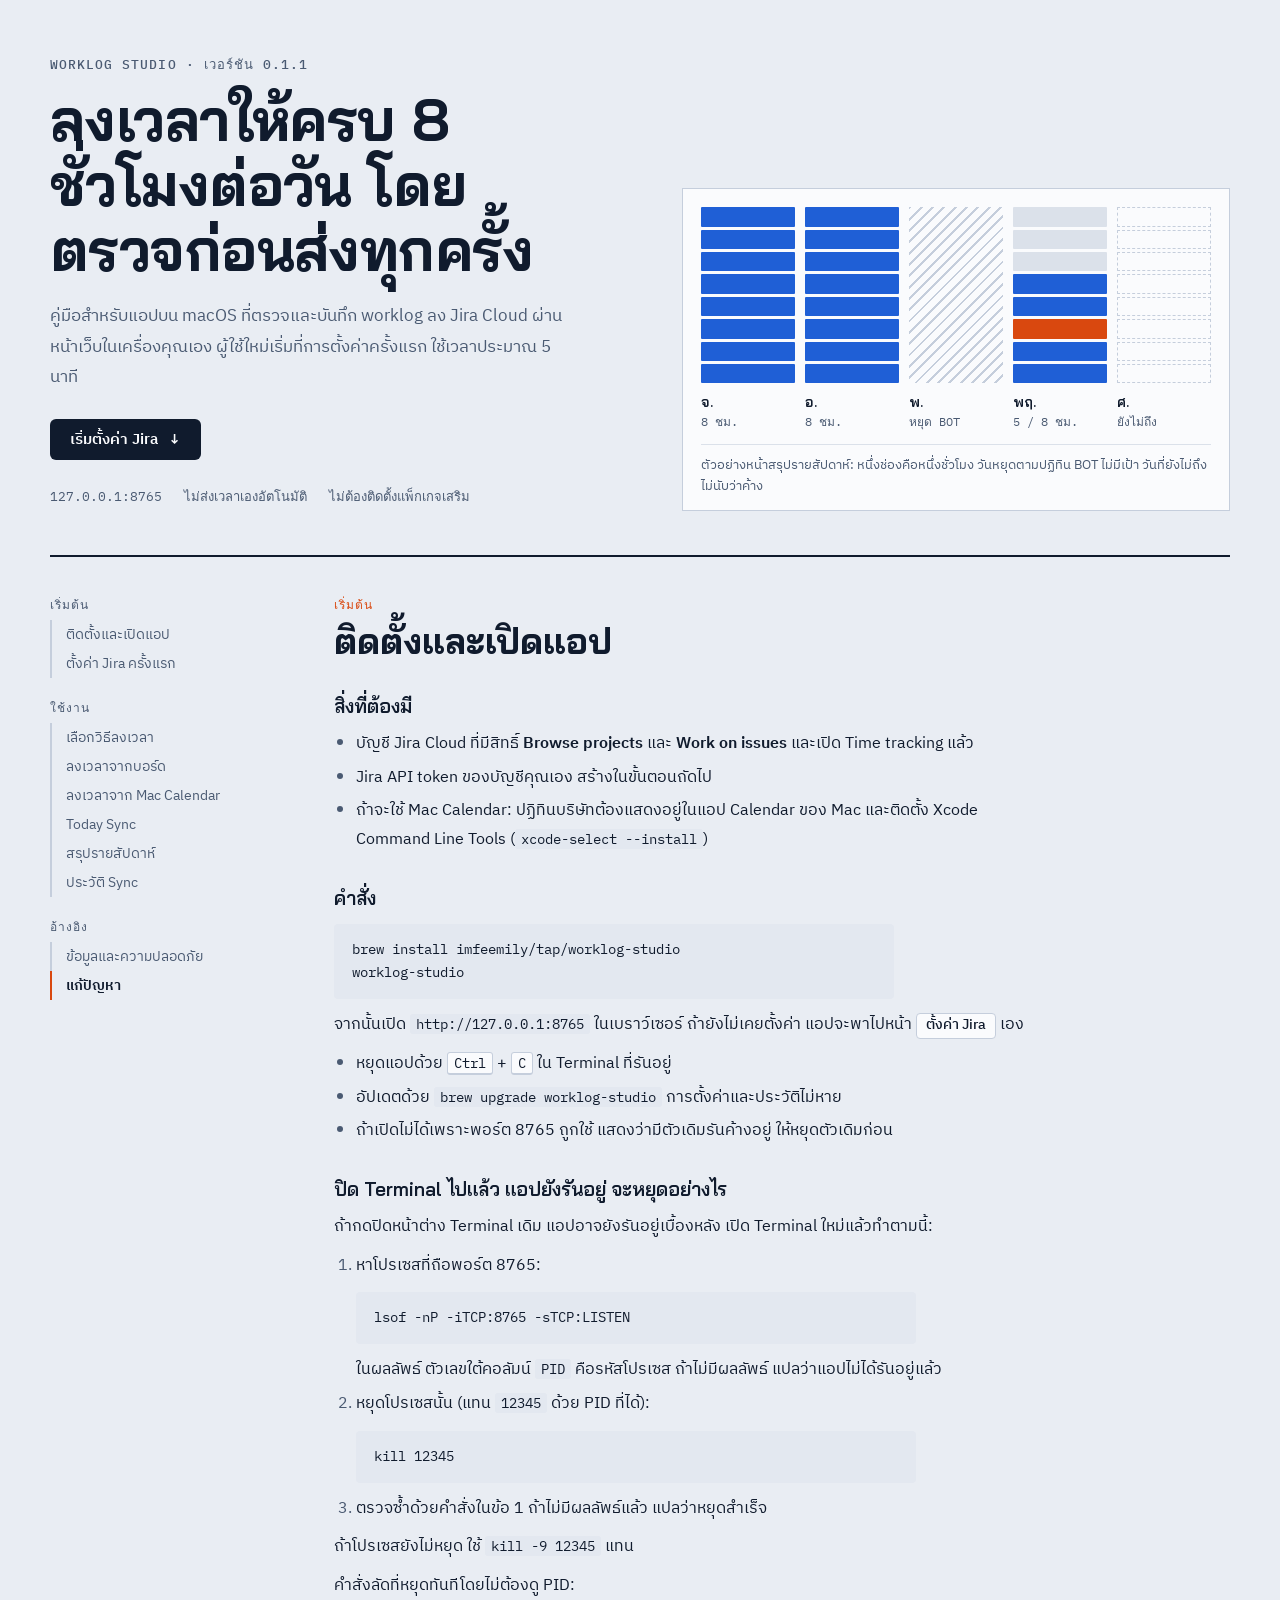
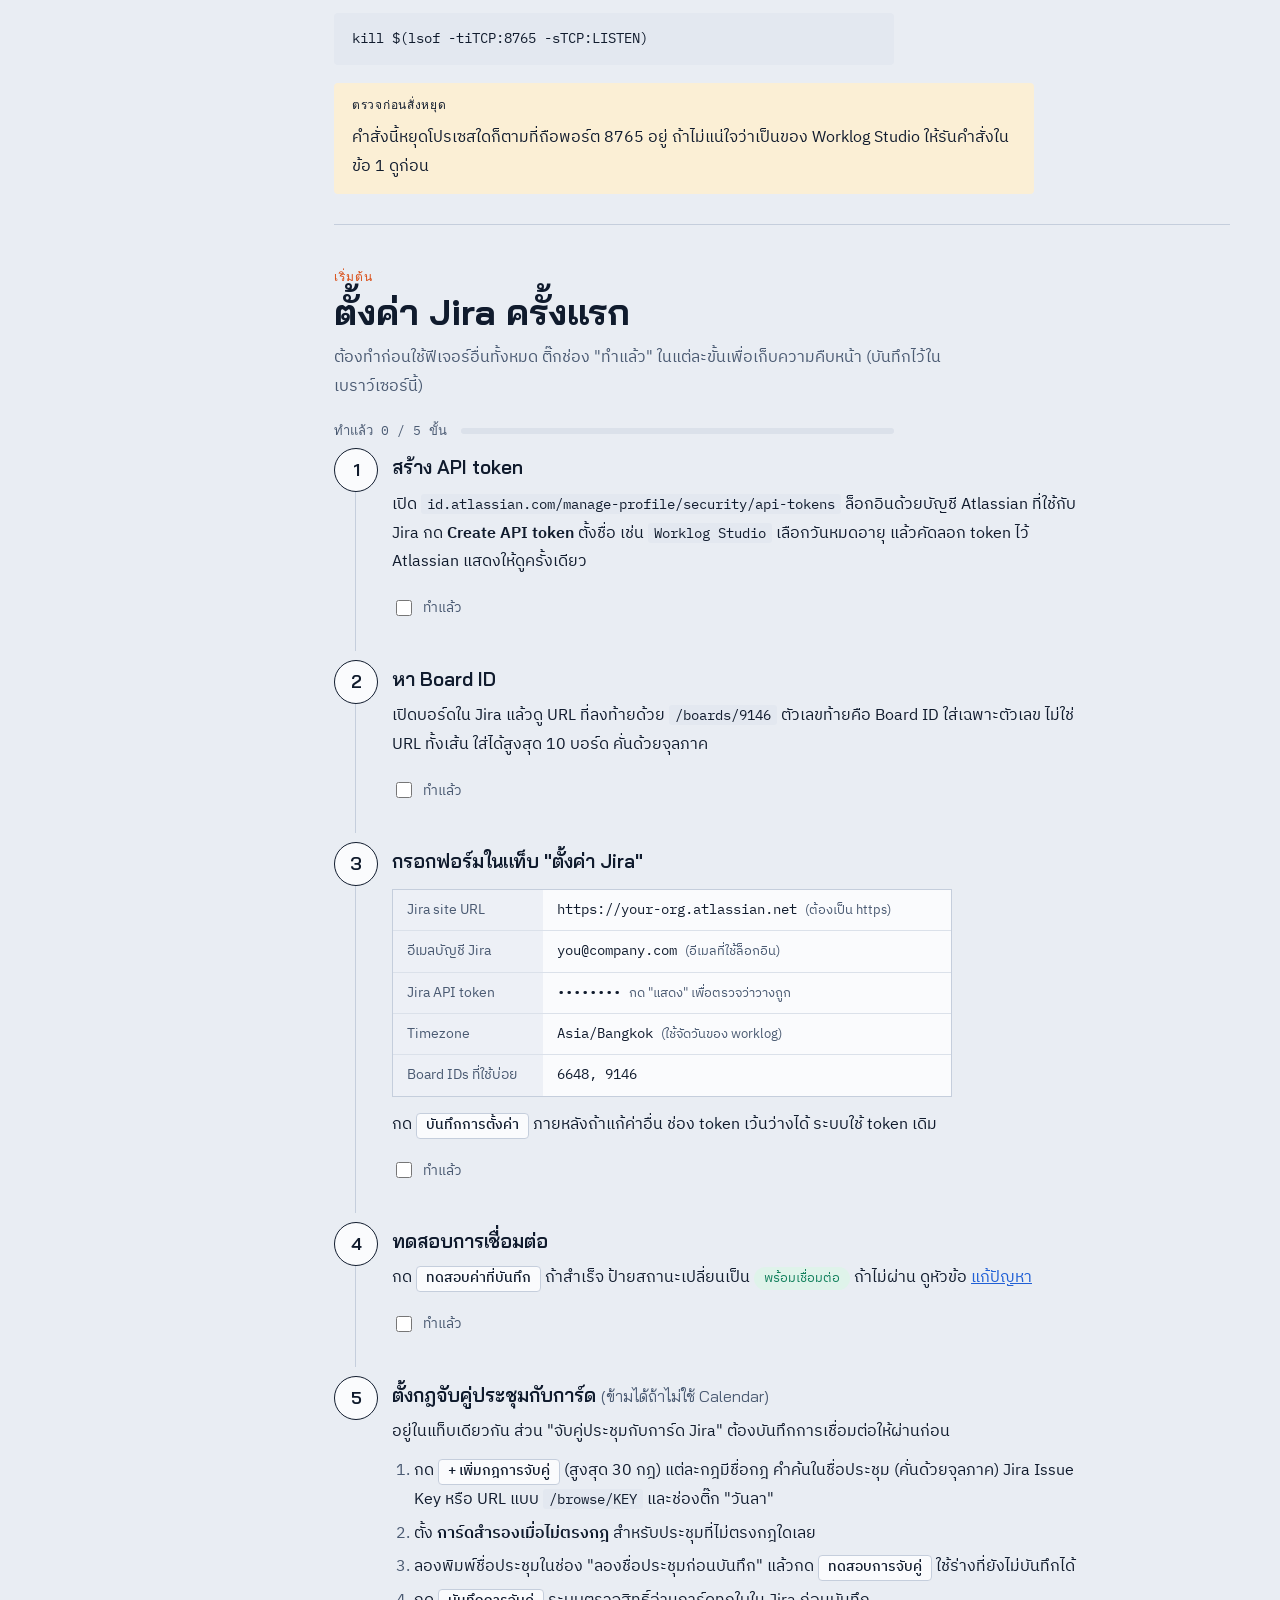
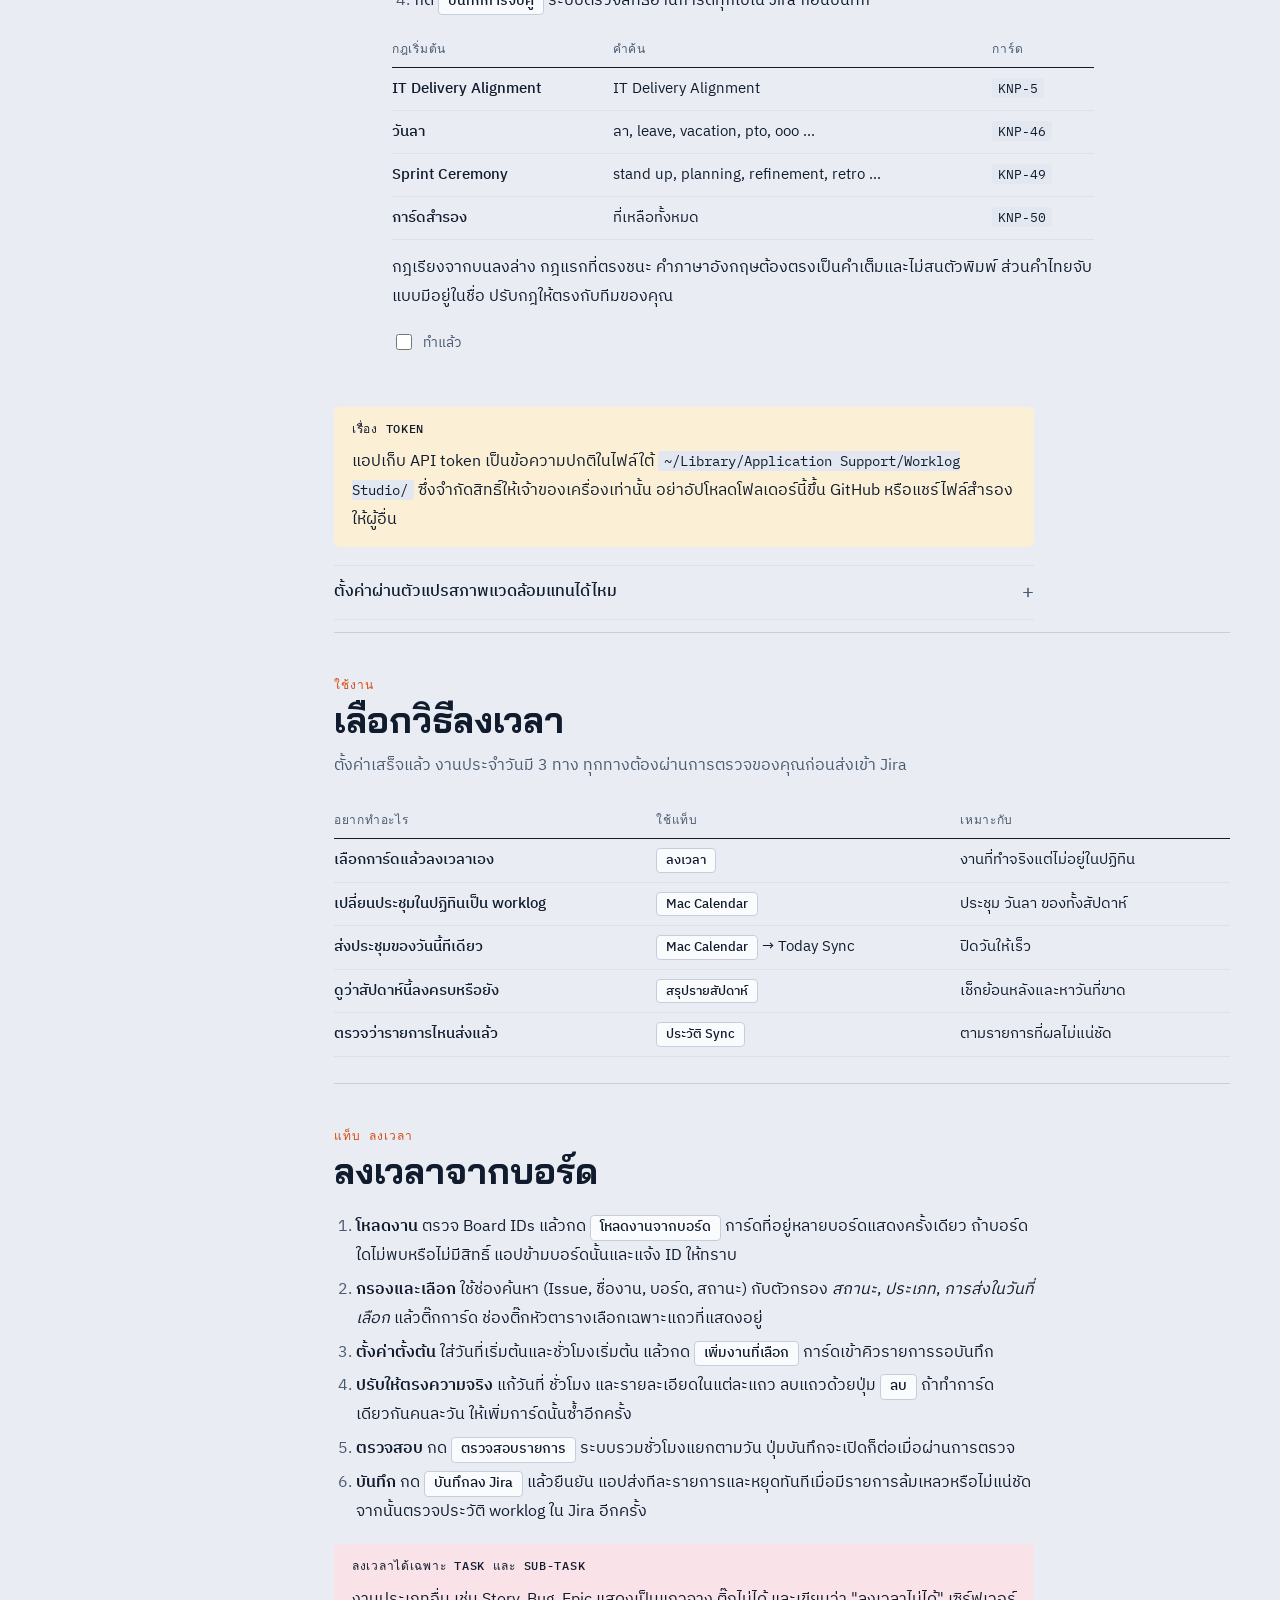
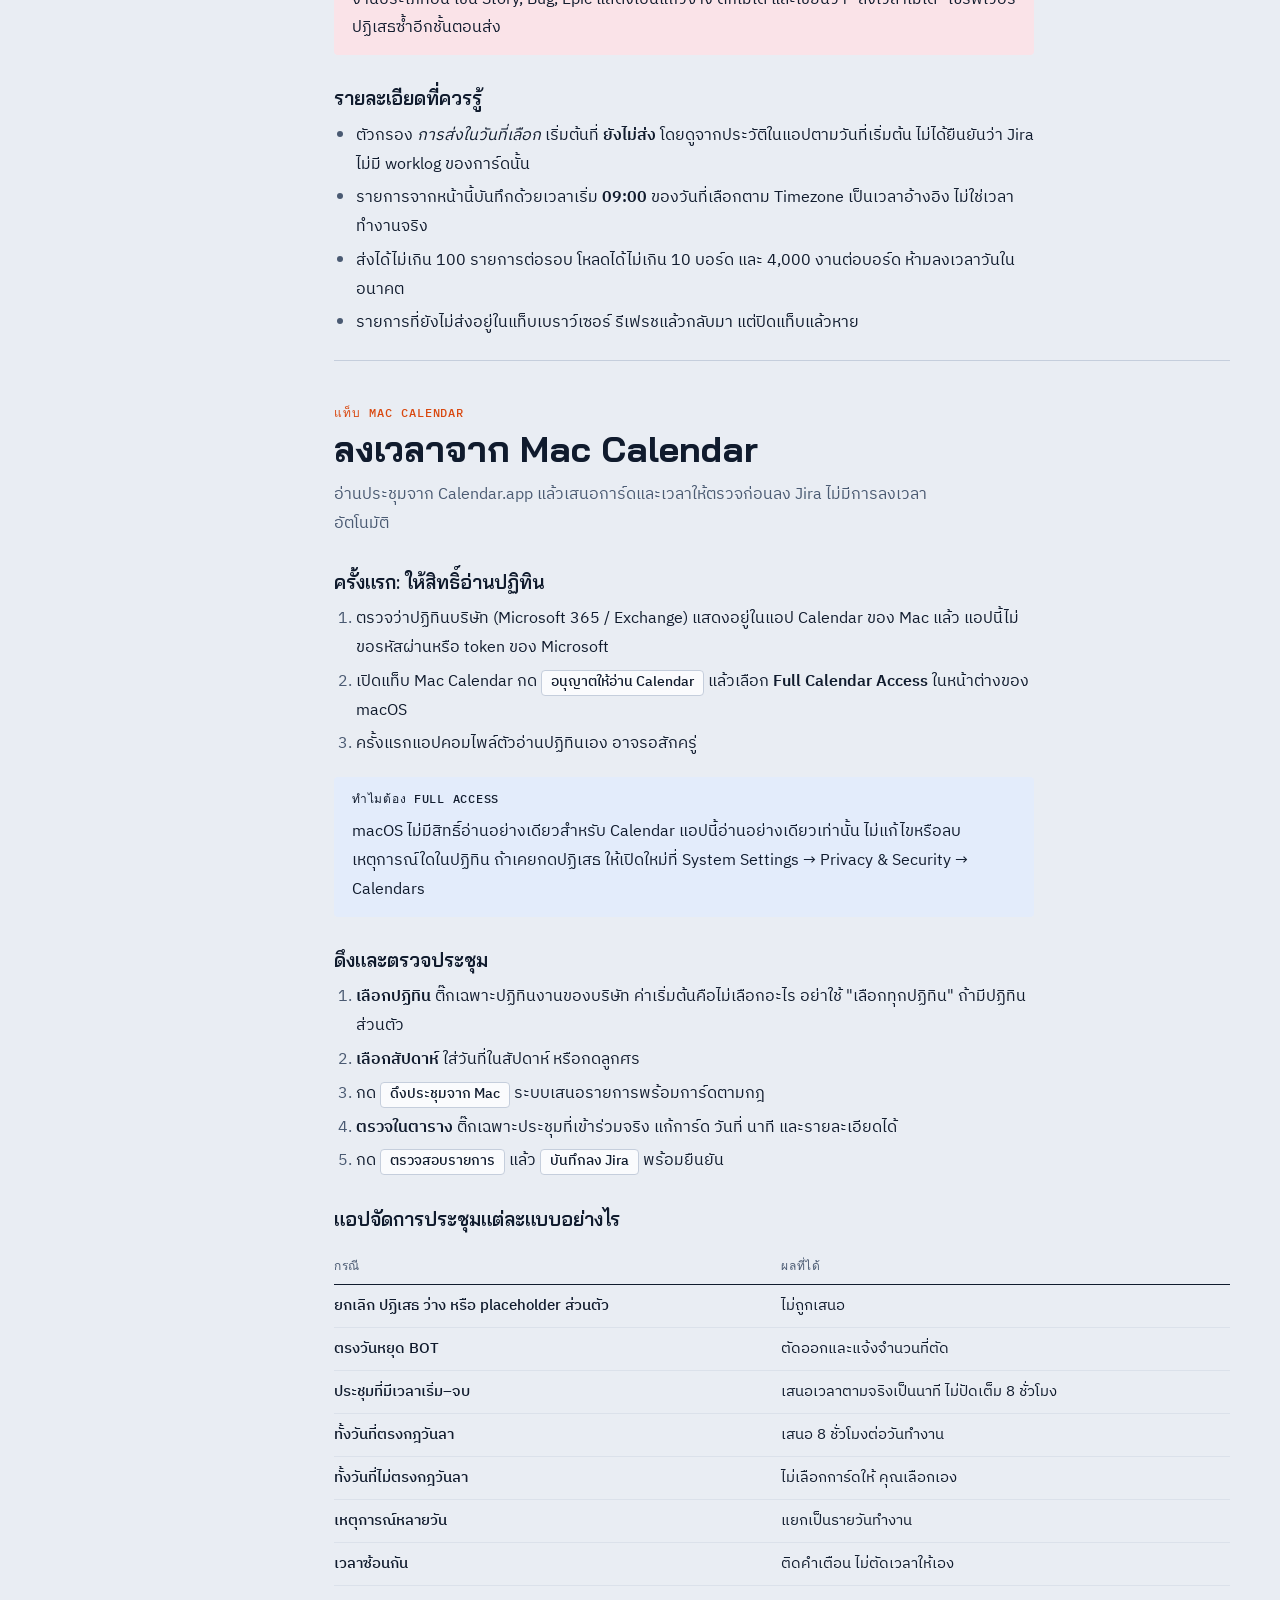
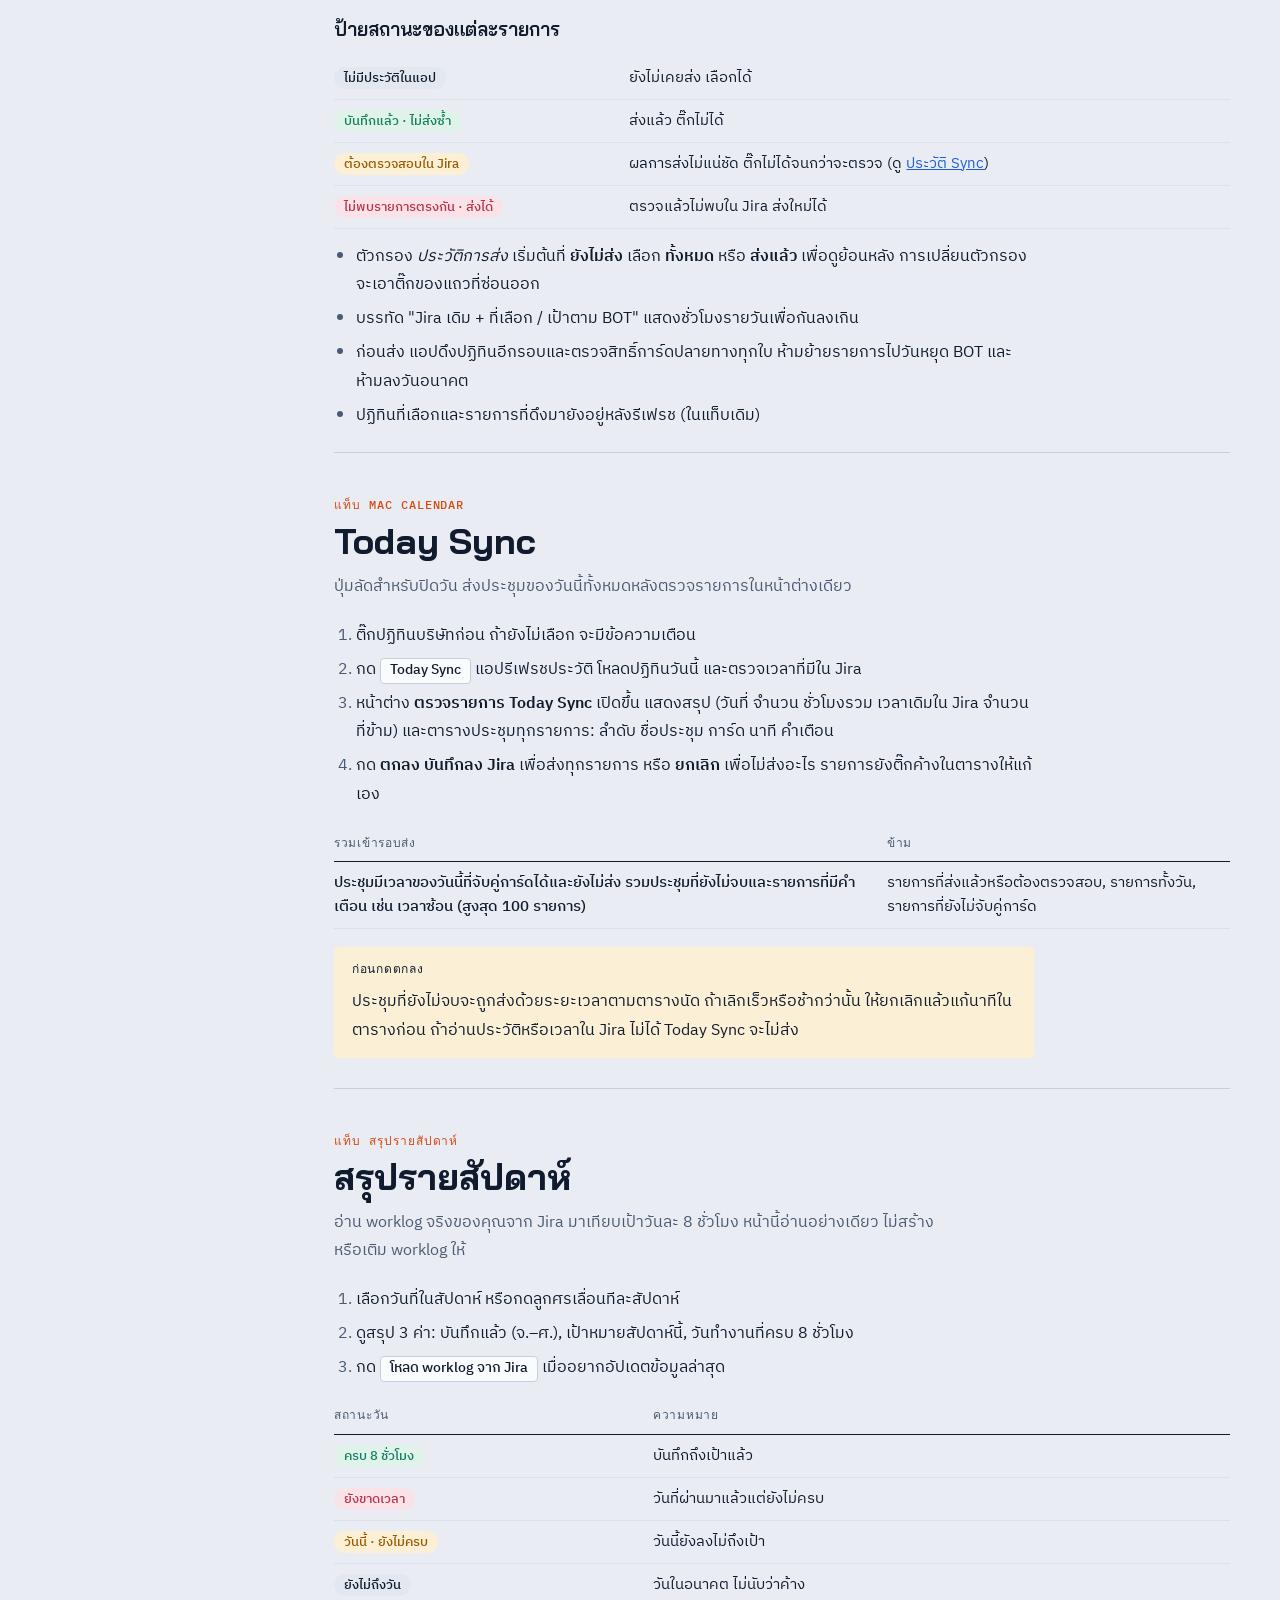
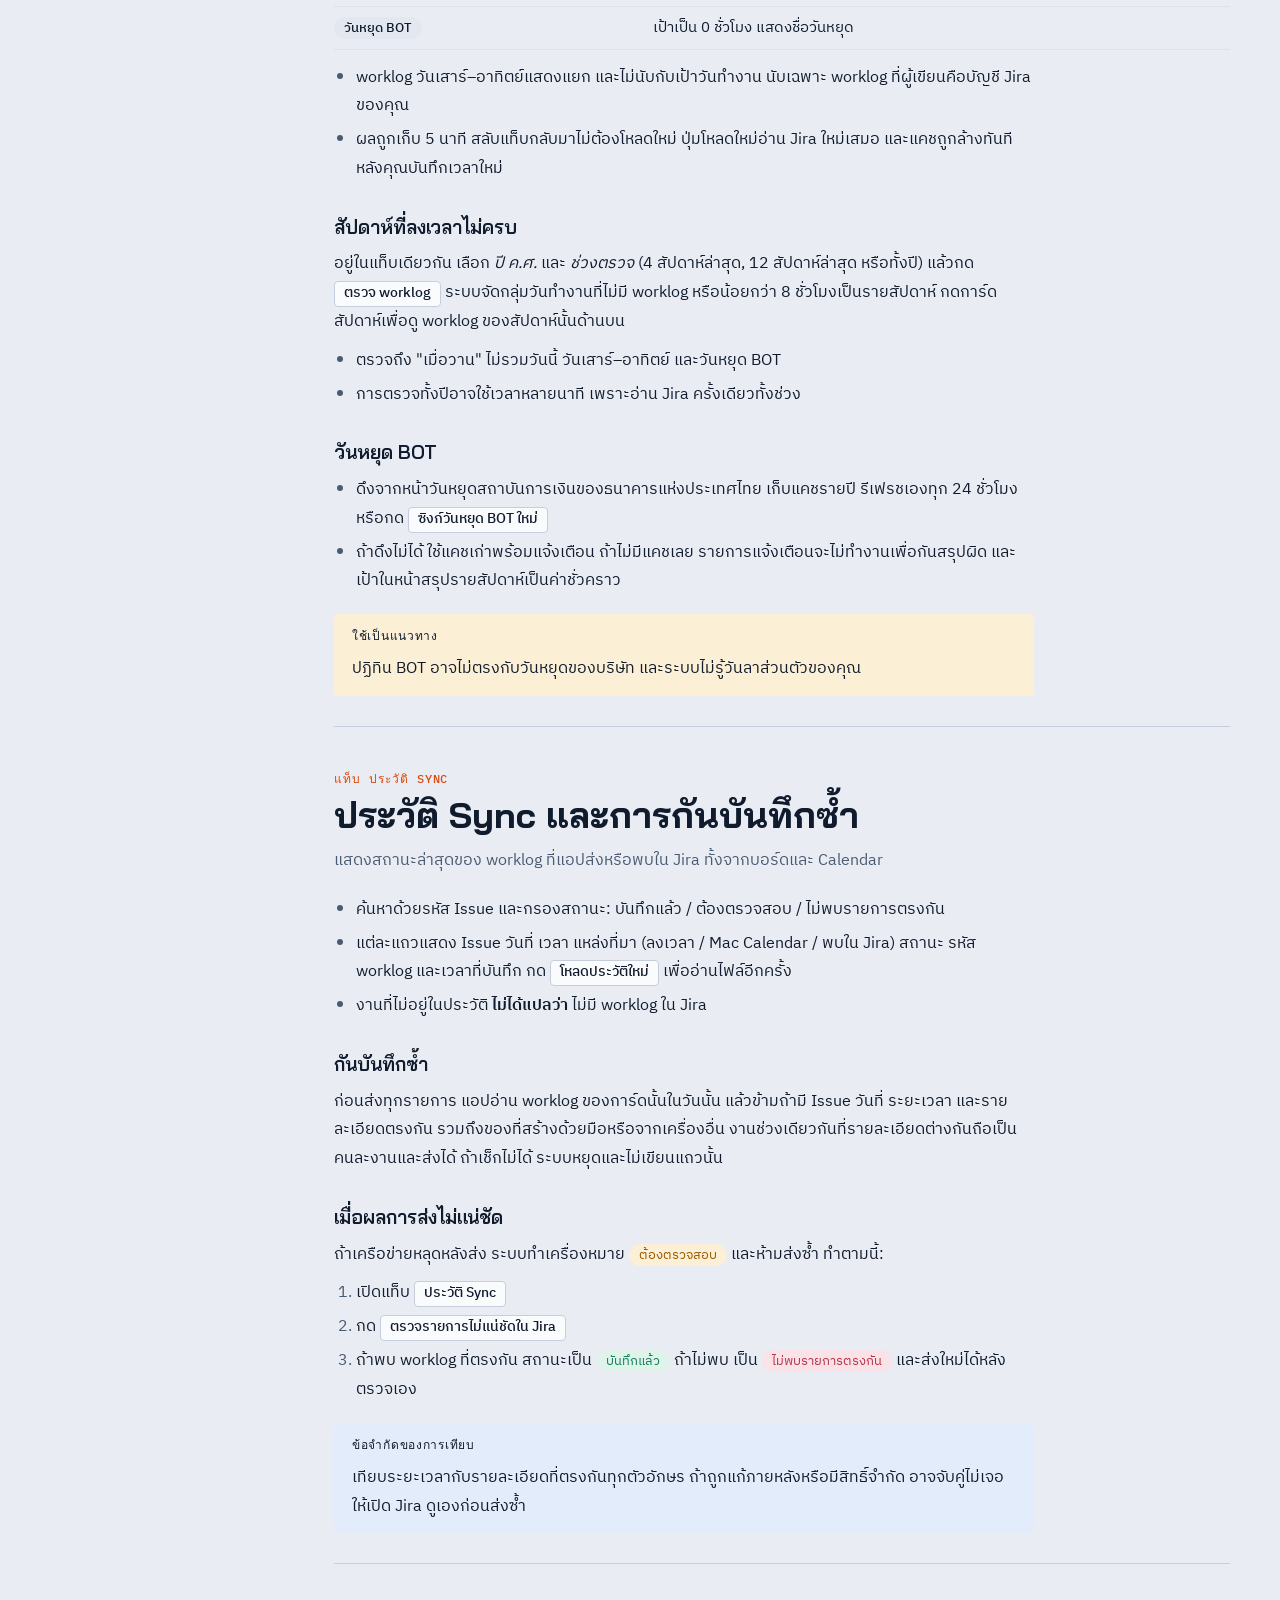
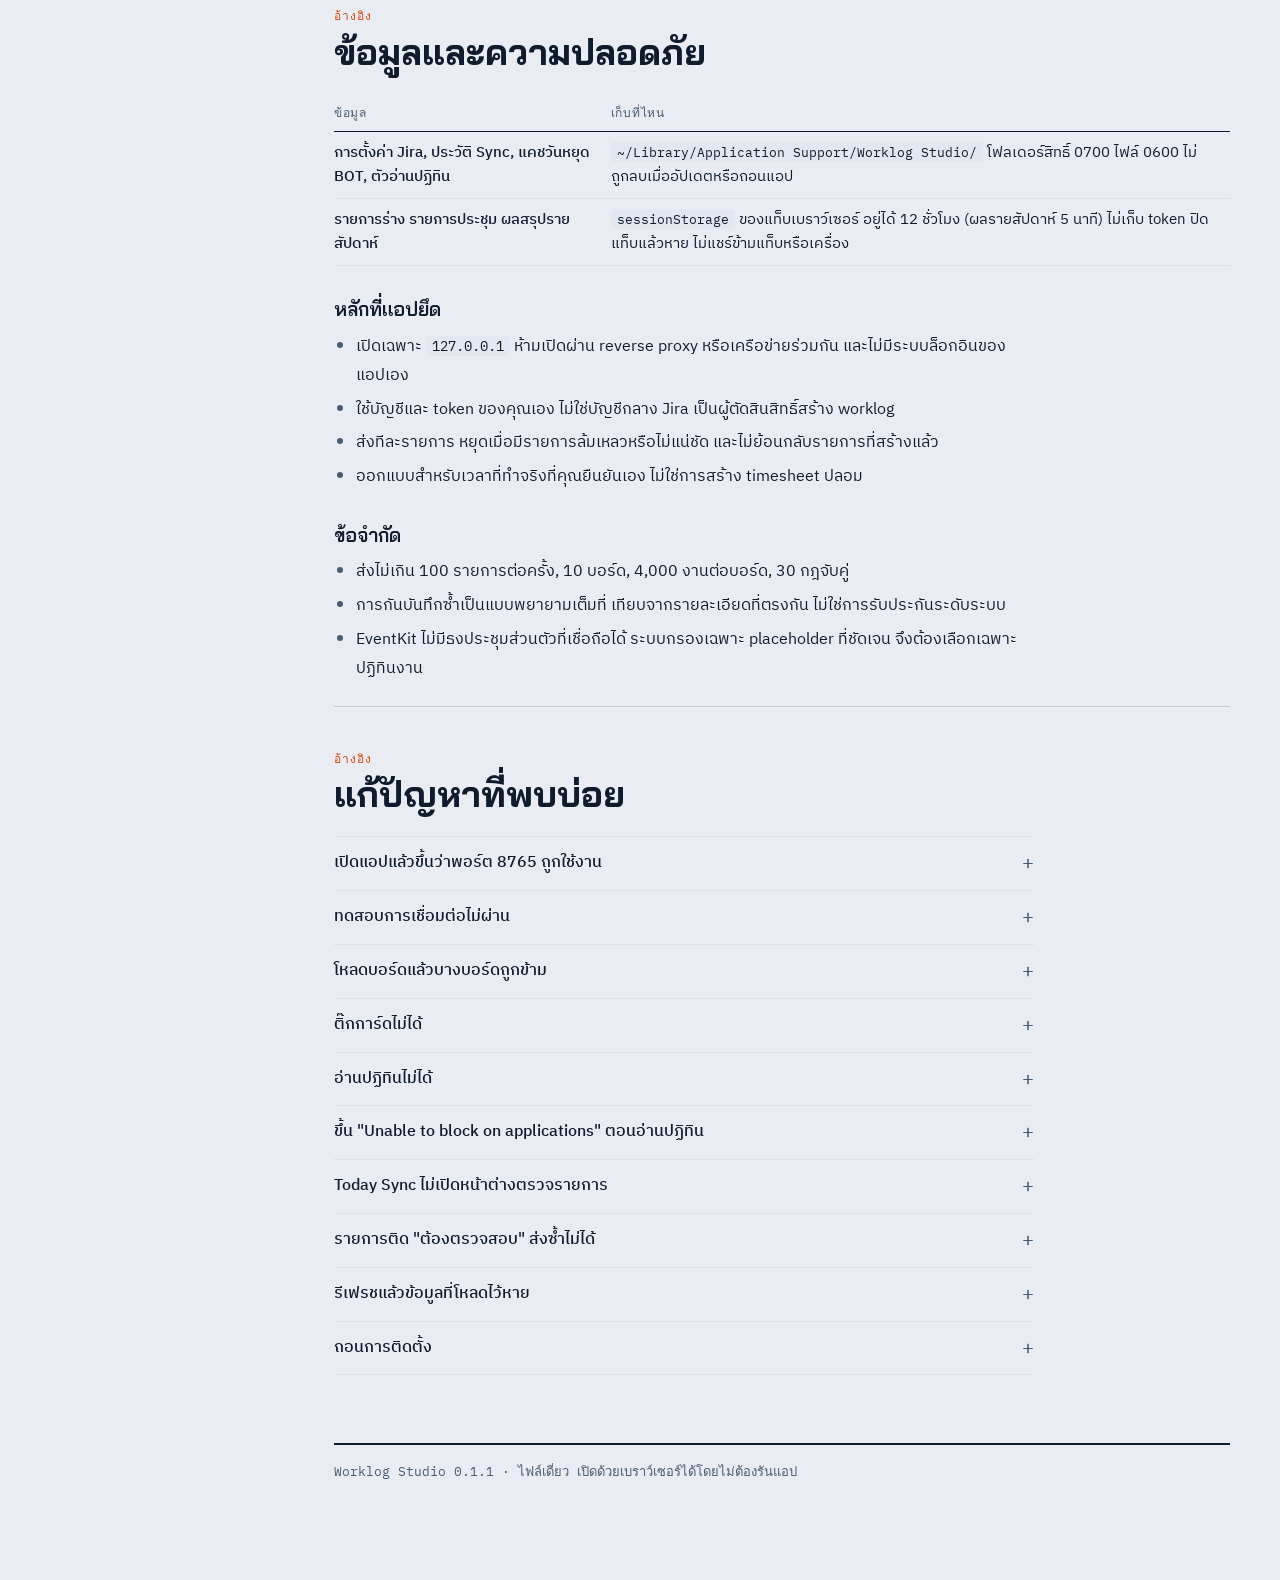
<file: docs/index.html>
<!doctype html>
<html lang="th">
<head>
<meta charset="utf-8">
<meta name="viewport" content="width=device-width, initial-scale=1">
<title>คู่มือ Worklog Studio</title>
<link rel="preconnect" href="https://fonts.googleapis.com">
<link rel="preconnect" href="https://fonts.gstatic.com" crossorigin>
<link rel="stylesheet" href="https://fonts.googleapis.com/css2?family=Bai+Jamjuree:wght@500;600;700&family=IBM+Plex+Sans+Thai:wght@400;500;600&family=IBM+Plex+Mono:wght@400;500&display=swap">
<style>
  /* Layout: a timesheet. Left rail like a ruler, flat ruled chapters, and the
     Mon-Fri 8-hour grid (the app's own unit of work) as the recurring motif. */
  :root {
    --ground: #e9edf3;
    --sheet: #fafbfd;
    --ink: #101b2d;
    --ink-soft: #4a5a72;
    --rule: #c5cedc;
    --rule-soft: #dbe1ea;
    --blue: #1f5fd6;
    --blue-wash: #e3ecfb;
    --signal: #d9480f;
    --signal-wash: #fde9df;
    --good: #12805c;
    --good-wash: #dff3ea;
    --warn: #9a5b00;
    --warn-wash: #fbefd5;
    --bad: #b8324a;
    --bad-wash: #fae3e8;
    --code: #e3e8f0;
    --font-display: 'Bai Jamjuree', 'Thonburi', 'Sukhumvit Set', sans-serif;
    --font-body: 'IBM Plex Sans Thai', 'Thonburi', 'Sukhumvit Set', sans-serif;
    --font-mono: 'IBM Plex Mono', 'SF Mono', Menlo, monospace;
    color-scheme: light;
  }
  @media (prefers-color-scheme: dark) {
    :root:not([data-theme="light"]) {
      --ground: #0b121e; --sheet: #121b2b; --ink: #e7edf8; --ink-soft: #9aabc4;
      --rule: #2b3b57; --rule-soft: #1e2b42; --blue: #7aa7ff; --blue-wash: #19284a;
      --signal: #ff9a66; --signal-wash: #3a2418; --good: #52d1a6; --good-wash: #12332a;
      --warn: #f1bd62; --warn-wash: #392c12; --bad: #ff8fa3; --bad-wash: #3a1a23; --code: #1b2a42;
      color-scheme: dark;
    }
  }
  :root[data-theme="dark"] {
    --ground: #0b121e; --sheet: #121b2b; --ink: #e7edf8; --ink-soft: #9aabc4;
    --rule: #2b3b57; --rule-soft: #1e2b42; --blue: #7aa7ff; --blue-wash: #19284a;
    --signal: #ff9a66; --signal-wash: #3a2418; --good: #52d1a6; --good-wash: #12332a;
    --warn: #f1bd62; --warn-wash: #392c12; --bad: #ff8fa3; --bad-wash: #3a1a23; --code: #1b2a42;
    color-scheme: dark;
  }

  * { box-sizing: border-box; }
  html { scroll-behavior: smooth; scroll-padding-top: 24px; }
  @media (prefers-reduced-motion: reduce) { html { scroll-behavior: auto; } * { transition: none !important; } }
  body {
    margin: 0; background: var(--ground); color: var(--ink);
    font: 400 16px/1.8 var(--font-body);
    padding-block: 0 96px;
    padding-left: max(16px, env(safe-area-inset-left, 0px));
    padding-right: max(16px, env(safe-area-inset-right, 0px));
  }
  a { color: var(--blue); }
  :focus-visible { outline: 2px solid var(--blue); outline-offset: 2px; border-radius: 3px; }

  .frame { max-width: 1180px; margin: 0 auto; }

  /* ---------- masthead ---------- */
  .mast { display: grid; grid-template-columns: minmax(0, 1.05fr) minmax(0, 1fr); gap: 40px 56px; align-items: end; padding: 56px 0 44px; border-bottom: 2px solid var(--ink); }
  .mast .kicker { margin: 0 0 14px; font: 500 13px/1.4 var(--font-mono); letter-spacing: .08em; text-transform: uppercase; color: var(--ink-soft); }
  .mast h1 { margin: 0; font: 700 clamp(34px, 5.4vw, 58px)/1.12 var(--font-display); letter-spacing: -.01em; text-wrap: balance; }
  .mast .intro { max-width: 52ch; margin: 18px 0 26px; color: var(--ink-soft); font-size: 17px; }
  .go { display: inline-flex; align-items: center; gap: 10px; padding: 10px 20px; border-radius: 6px; background: var(--ink); color: var(--sheet); font: 600 15px/1.4 var(--font-body); text-decoration: none; }
  .go:hover { background: var(--blue); color: #fff; }
  .meta { display: flex; flex-wrap: wrap; gap: 6px 22px; margin: 22px 0 0; padding: 0; list-style: none; font: 400 13px/1.5 var(--font-mono); color: var(--ink-soft); }

  /* the week grid: Mon-Fri, one cell per hour */
  .week { margin: 0; padding: 18px 18px 14px; background: var(--sheet); border: 1px solid var(--rule); }
  .week-grid { display: grid; grid-template-columns: repeat(5, 1fr); gap: 10px; }
  .day { display: flex; flex-direction: column; gap: 3px; }
  .day .cells { display: grid; grid-template-rows: repeat(8, 1fr); gap: 3px; height: 176px; }
  .cell { background: var(--rule-soft); border-radius: 1px; }
  .day.full .cell, .day.part .cell.on { background: var(--blue); }
  .day.part .cell.on.today { background: var(--signal); }
  .day.holiday .cells { background: repeating-linear-gradient(135deg, var(--rule) 0 2px, transparent 2px 8px); }
  .day.holiday .cell { background: transparent; }
  .day.future .cell { background: transparent; outline: 1px dashed var(--rule); outline-offset: -1px; }
  .day b { display: block; margin-top: 8px; font: 600 14px/1.2 var(--font-display); }
  .day small { font: 400 12px/1.3 var(--font-mono); color: var(--ink-soft); }
  .week figcaption { margin-top: 14px; padding-top: 10px; border-top: 1px solid var(--rule-soft); font-size: 13px; line-height: 1.6; color: var(--ink-soft); }

  /* ---------- body layout ---------- */
  .page { display: grid; grid-template-columns: 220px minmax(0, 1fr); gap: 0 64px; padding-top: 40px; }
  .rail { position: sticky; top: 24px; align-self: start; max-height: calc(100vh - 48px); overflow-y: auto; font-size: 14px; }
  .rail h2 { margin: 22px 0 6px; font: 500 12px/1.4 var(--font-mono); letter-spacing: .08em; text-transform: uppercase; color: var(--ink-soft); }
  .rail h2:first-child { margin-top: 0; }
  .rail a { display: block; padding: 4px 0 4px 14px; border-left: 2px solid var(--rule); color: var(--ink-soft); text-decoration: none; line-height: 1.5; }
  .rail a:hover { color: var(--ink); }
  .rail a[aria-current="true"] { border-left-color: var(--signal); color: var(--ink); font-weight: 600; }

  main { min-width: 0; }
  .chapter { padding: 44px 0 12px; border-top: 1px solid var(--rule); }
  .chapter:first-child { border-top: 0; padding-top: 0; }
  .chapter > header { display: grid; grid-template-columns: minmax(0, 1fr); gap: 4px; margin-bottom: 20px; }
  .tag { font: 500 12px/1.4 var(--font-mono); letter-spacing: .08em; text-transform: uppercase; color: var(--signal); }
  h2.title { margin: 0; font: 700 clamp(26px, 3.4vw, 36px)/1.25 var(--font-display); text-wrap: balance; }
  .lede { max-width: 62ch; margin: 6px 0 0; color: var(--ink-soft); }
  h3 { margin: 30px 0 8px; font: 600 19px/1.4 var(--font-display); }
  p { margin: 10px 0; max-width: 70ch; }
  ul, ol { margin: 10px 0; padding-left: 22px; max-width: 70ch; }
  li { margin: 5px 0; }
  li::marker { color: var(--ink-soft); }
  strong { font-weight: 600; }

  code, kbd { padding: 1px 6px; border-radius: 3px; background: var(--code); font: 400 .88em/1.5 var(--font-mono); }
  kbd { border: 1px solid var(--rule); border-bottom-width: 2px; background: var(--sheet); }
  pre { max-width: 70ch; margin: 12px 0; padding: 14px 18px; overflow-x: auto; background: var(--code); border-radius: 4px; font: 400 14px/1.7 var(--font-mono); }
  pre code { padding: 0; background: none; font-size: 1em; }
  .ui { display: inline-block; padding: 0 9px; border: 1px solid var(--rule); border-radius: 4px; background: var(--sheet); font: 500 .88em/1.7 var(--font-body); white-space: nowrap; }

  .callout { max-width: 70ch; margin: 18px 0; padding: 12px 18px; border-radius: 4px; background: var(--blue-wash); }
  .callout.warn { background: var(--warn-wash); }
  .callout.stop { background: var(--bad-wash); }
  .callout.ok { background: var(--good-wash); }
  .callout > :first-child { margin-top: 0; }
  .callout > :last-child { margin-bottom: 0; }
  .callout .label { display: block; margin-bottom: 2px; font: 500 12px/1.6 var(--font-mono); letter-spacing: .06em; text-transform: uppercase; }

  /* tables */
  .scroll { overflow-x: auto; margin: 14px 0; }
  table { width: 100%; min-width: 520px; border-collapse: collapse; font-size: 15px; line-height: 1.6; }
  th, td { padding: 9px 16px 9px 0; border-bottom: 1px solid var(--rule-soft); text-align: left; vertical-align: top; }
  th { border-bottom: 1px solid var(--ink); font: 500 12px/1.6 var(--font-mono); letter-spacing: .06em; text-transform: uppercase; color: var(--ink-soft); }
  td:first-child { font-weight: 500; }
  .pill { display: inline-block; padding: 0 10px; border-radius: 999px; font-size: 13px; line-height: 1.7; white-space: nowrap; background: var(--code); }
  .pill.good { background: var(--good-wash); color: var(--good); }
  .pill.warn { background: var(--warn-wash); color: var(--warn); }
  .pill.bad { background: var(--bad-wash); color: var(--bad); }

  /* first-run steps: a real sequence, so it is numbered and can be ticked off */
  .progress { display: flex; align-items: center; gap: 14px; max-width: 70ch; margin: 18px 0 8px; font: 400 13px/1.4 var(--font-mono); color: var(--ink-soft); }
  .progress .bar { flex: 1; height: 6px; background: var(--rule-soft); border-radius: 3px; overflow: hidden; }
  .progress .bar i { display: block; width: 0; height: 100%; background: var(--good); transition: width .25s; }
  .steps { max-width: 760px; margin: 0; padding: 0; list-style: none; counter-reset: step; }
  .step { position: relative; display: grid; grid-template-columns: 44px minmax(0, 1fr); gap: 0 14px; padding-bottom: 28px; counter-increment: step; }
  .step::before { content: ""; position: absolute; left: 21px; top: 44px; bottom: 4px; width: 1px; background: var(--rule); }
  .step:last-child::before { display: none; }
  .step .n { display: grid; place-items: center; width: 44px; height: 44px; border: 1.5px solid var(--ink); border-radius: 50%; background: var(--sheet); font: 600 18px/1 var(--font-display); }
  .step .n::before { content: counter(step); }
  .step.done .n { background: var(--good); border-color: var(--good); color: #fff; }
  .step.done .n::before { content: "\2713"; }
  .step h3 { margin: 6px 0 4px; }
  .step .tick { display: inline-flex; align-items: center; gap: 8px; margin-top: 8px; font-size: 14px; color: var(--ink-soft); cursor: pointer; }
  .step .tick input { width: 16px; height: 16px; accent-color: var(--good); }
  .step > div > :last-child { margin-bottom: 0; }

  /* a miniature of the settings form */
  .form { max-width: 560px; margin: 14px 0; border: 1px solid var(--rule); background: var(--sheet); }
  .form > div { display: grid; grid-template-columns: 150px minmax(0, 1fr); border-bottom: 1px solid var(--rule-soft); }
  .form > div:last-child { border-bottom: 0; }
  .form dt, .form dd { margin: 0; padding: 9px 14px; font-size: 14px; line-height: 1.6; }
  .form dt { color: var(--ink-soft); background: color-mix(in srgb, var(--code) 55%, transparent); }
  .form dd { font-family: var(--font-mono); font-size: 13.5px; overflow-wrap: anywhere; }
  .form dd em { font: normal 400 13px var(--font-body); color: var(--ink-soft); }

  /* choose-a-route table */
  .routes td:last-child { white-space: nowrap; }

  details { max-width: 70ch; border-top: 1px solid var(--rule-soft); }
  details:last-of-type { border-bottom: 1px solid var(--rule-soft); }
  summary { padding: 12px 0; cursor: pointer; font-weight: 500; list-style: none; display: flex; justify-content: space-between; gap: 16px; }
  summary::-webkit-details-marker { display: none; }
  summary::after { content: "+"; font: 400 20px/1.4 var(--font-mono); color: var(--ink-soft); }
  details[open] summary::after { content: "\2212"; }
  details > :not(summary) { margin-top: 0; }
  details p { margin-bottom: 14px; }

  footer { margin-top: 56px; padding-top: 16px; border-top: 2px solid var(--ink); font: 400 13px/1.7 var(--font-mono); color: var(--ink-soft); }

  @media (max-width: 900px) {
    .mast { grid-template-columns: minmax(0, 1fr); padding-top: 36px; }
    .page { grid-template-columns: minmax(0, 1fr); gap: 0; }
    .rail { position: static; max-height: none; display: flex; gap: 6px; overflow-x: auto; padding-bottom: 14px; margin-bottom: 8px; border-bottom: 1px solid var(--rule); }
    .rail h2 { display: none; }
    .rail a { flex: none; padding: 5px 12px; border: 1px solid var(--rule); border-radius: 999px; white-space: nowrap; }
    .rail a[aria-current="true"] { border-color: var(--signal); }
  }
  @media (max-width: 520px) {
    body { font-size: 15.5px; }
    .form > div { grid-template-columns: minmax(0, 1fr); }
    .day .cells { height: 140px; }
    .step { grid-template-columns: 36px minmax(0, 1fr); gap: 0 10px; }
    .step .n { width: 36px; height: 36px; font-size: 16px; }
    .step::before { left: 17px; top: 36px; }
  }
</style>
</head>
<body>
<div class="frame">

  <header class="mast">
    <div>
      <p class="kicker">Worklog Studio · เวอร์ชัน 0.1.1</p>
      <h1>ลงเวลาให้ครบ 8 ชั่วโมงต่อวัน โดยตรวจก่อนส่งทุกครั้ง</h1>
      <p class="intro">คู่มือสำหรับแอปบน macOS ที่ตรวจและบันทึก worklog ลง Jira Cloud ผ่านหน้าเว็บในเครื่องคุณเอง ผู้ใช้ใหม่เริ่มที่การตั้งค่าครั้งแรก ใช้เวลาประมาณ 5 นาที</p>
      <a class="go" href="#setup">เริ่มตั้งค่า Jira <span aria-hidden="true">&darr;</span></a>
      <ul class="meta">
        <li>127.0.0.1:8765</li>
        <li>ไม่ส่งเวลาเองอัตโนมัติ</li>
        <li>ไม่ต้องติดตั้งแพ็กเกจเสริม</li>
      </ul>
    </div>

    <figure class="week">
      <div class="week-grid" aria-hidden="true">
        <div class="day full"><div class="cells"><i class="cell"></i><i class="cell"></i><i class="cell"></i><i class="cell"></i><i class="cell"></i><i class="cell"></i><i class="cell"></i><i class="cell"></i></div><b>จ.</b><small>8 ชม.</small></div>
        <div class="day full"><div class="cells"><i class="cell"></i><i class="cell"></i><i class="cell"></i><i class="cell"></i><i class="cell"></i><i class="cell"></i><i class="cell"></i><i class="cell"></i></div><b>อ.</b><small>8 ชม.</small></div>
        <div class="day holiday"><div class="cells"><i class="cell"></i><i class="cell"></i><i class="cell"></i><i class="cell"></i><i class="cell"></i><i class="cell"></i><i class="cell"></i><i class="cell"></i></div><b>พ.</b><small>หยุด BOT</small></div>
        <div class="day part"><div class="cells"><i class="cell"></i><i class="cell"></i><i class="cell"></i><i class="cell on"></i><i class="cell on"></i><i class="cell on today"></i><i class="cell on"></i><i class="cell on"></i></div><b>พฤ.</b><small>5 / 8 ชม.</small></div>
        <div class="day future"><div class="cells"><i class="cell"></i><i class="cell"></i><i class="cell"></i><i class="cell"></i><i class="cell"></i><i class="cell"></i><i class="cell"></i><i class="cell"></i></div><b>ศ.</b><small>ยังไม่ถึง</small></div>
      </div>
      <figcaption>ตัวอย่างหน้าสรุปรายสัปดาห์: หนึ่งช่องคือหนึ่งชั่วโมง วันหยุดตามปฏิทิน BOT ไม่มีเป้า วันที่ยังไม่ถึงไม่นับว่าค้าง</figcaption>
    </figure>
  </header>

  <div class="page">
    <nav class="rail" aria-label="สารบัญ">
      <h2>เริ่มต้น</h2>
      <a href="#install">ติดตั้งและเปิดแอป</a>
      <a href="#setup">ตั้งค่า Jira ครั้งแรก</a>
      <h2>ใช้งาน</h2>
      <a href="#which">เลือกวิธีลงเวลา</a>
      <a href="#board">ลงเวลาจากบอร์ด</a>
      <a href="#calendar">ลงเวลาจาก Mac Calendar</a>
      <a href="#today">Today Sync</a>
      <a href="#weekly">สรุปรายสัปดาห์</a>
      <a href="#history">ประวัติ Sync</a>
      <h2>อ้างอิง</h2>
      <a href="#data">ข้อมูลและความปลอดภัย</a>
      <a href="#faq">แก้ปัญหา</a>
    </nav>

    <main>

      <!-- ===== INSTALL ===== -->
      <section class="chapter" id="install">
        <header>
          <span class="tag">เริ่มต้น</span>
          <h2 class="title">ติดตั้งและเปิดแอป</h2>
        </header>
        <h3>สิ่งที่ต้องมี</h3>
        <ul>
          <li>บัญชี Jira Cloud ที่มีสิทธิ์ <strong>Browse projects</strong> และ <strong>Work on issues</strong> และเปิด Time tracking แล้ว</li>
          <li>Jira API token ของบัญชีคุณเอง สร้างในขั้นตอนถัดไป</li>
          <li>ถ้าจะใช้ Mac Calendar: ปฏิทินบริษัทต้องแสดงอยู่ในแอป Calendar ของ Mac และติดตั้ง Xcode Command Line Tools (<code>xcode-select --install</code>)</li>
        </ul>
        <h3>คำสั่ง</h3>
<pre><code>brew install imfeemily/tap/worklog-studio
worklog-studio</code></pre>
        <p>จากนั้นเปิด <code>http://127.0.0.1:8765</code> ในเบราว์เซอร์ ถ้ายังไม่เคยตั้งค่า แอปจะพาไปหน้า <span class="ui">ตั้งค่า Jira</span> เอง</p>
        <ul>
          <li>หยุดแอปด้วย <kbd>Ctrl</kbd> + <kbd>C</kbd> ใน Terminal ที่รันอยู่</li>
          <li>อัปเดตด้วย <code>brew upgrade worklog-studio</code> การตั้งค่าและประวัติไม่หาย</li>
          <li>ถ้าเปิดไม่ได้เพราะพอร์ต 8765 ถูกใช้ แสดงว่ามีตัวเดิมรันค้างอยู่ ให้หยุดตัวเดิมก่อน</li>
        </ul>

        <h3>ปิด Terminal ไปแล้ว แอปยังรันอยู่ จะหยุดอย่างไร</h3>
        <p>ถ้ากดปิดหน้าต่าง Terminal เดิม แอปอาจยังรันอยู่เบื้องหลัง เปิด Terminal ใหม่แล้วทำตามนี้:</p>
        <ol>
          <li>หาโปรเซสที่ถือพอร์ต 8765:
<pre><code>lsof -nP -iTCP:8765 -sTCP:LISTEN</code></pre>
            ในผลลัพธ์ ตัวเลขใต้คอลัมน์ <code>PID</code> คือรหัสโปรเซส ถ้าไม่มีผลลัพธ์ แปลว่าแอปไม่ได้รันอยู่แล้ว</li>
          <li>หยุดโปรเซสนั้น (แทน <code>12345</code> ด้วย PID ที่ได้):
<pre><code>kill 12345</code></pre></li>
          <li>ตรวจซ้ำด้วยคำสั่งในข้อ 1 ถ้าไม่มีผลลัพธ์แล้ว แปลว่าหยุดสำเร็จ</li>
        </ol>
        <p>ถ้าโปรเซสยังไม่หยุด ใช้ <code>kill -9 12345</code> แทน</p>
        <p>คำสั่งลัดที่หยุดทันทีโดยไม่ต้องดู PID:</p>
<pre><code>kill $(lsof -tiTCP:8765 -sTCP:LISTEN)</code></pre>
        <div class="callout warn">
          <span class="label">ตรวจก่อนสั่งหยุด</span>
          <p>คำสั่งนี้หยุดโปรเซสใดก็ตามที่ถือพอร์ต 8765 อยู่ ถ้าไม่แน่ใจว่าเป็นของ Worklog Studio ให้รันคำสั่งในข้อ 1 ดูก่อน</p>
        </div>
      </section>

      <!-- ===== SETUP ===== -->
      <section class="chapter" id="setup">
        <header>
          <span class="tag">เริ่มต้น</span>
          <h2 class="title">ตั้งค่า Jira ครั้งแรก</h2>
          <p class="lede">ต้องทำก่อนใช้ฟีเจอร์อื่นทั้งหมด ติ๊กช่อง "ทำแล้ว" ในแต่ละขั้นเพื่อเก็บความคืบหน้า (บันทึกไว้ในเบราว์เซอร์นี้)</p>
        </header>

        <div class="progress"><span id="progressText">ทำแล้ว 0 / 5 ขั้น</span><span class="bar"><i id="progressBar"></i></span></div>

        <ol class="steps" id="steps">
          <li class="step" data-step="token">
            <span class="n" aria-hidden="true"></span>
            <div>
              <h3>สร้าง API token</h3>
              <p>เปิด <code>id.atlassian.com/manage-profile/security/api-tokens</code> ล็อกอินด้วยบัญชี Atlassian ที่ใช้กับ Jira กด <strong>Create API token</strong> ตั้งชื่อ เช่น <code>Worklog Studio</code> เลือกวันหมดอายุ แล้วคัดลอก token ไว้ Atlassian แสดงให้ดูครั้งเดียว</p>
              <label class="tick"><input type="checkbox"> ทำแล้ว</label>
            </div>
          </li>
          <li class="step" data-step="board">
            <span class="n" aria-hidden="true"></span>
            <div>
              <h3>หา Board ID</h3>
              <p>เปิดบอร์ดใน Jira แล้วดู URL ที่ลงท้ายด้วย <code>/boards/9146</code> ตัวเลขท้ายคือ Board ID ใส่เฉพาะตัวเลข ไม่ใช่ URL ทั้งเส้น ใส่ได้สูงสุด 10 บอร์ด คั่นด้วยจุลภาค</p>
              <label class="tick"><input type="checkbox"> ทำแล้ว</label>
            </div>
          </li>
          <li class="step" data-step="form">
            <span class="n" aria-hidden="true"></span>
            <div>
              <h3>กรอกฟอร์มในแท็บ "ตั้งค่า Jira"</h3>
              <dl class="form">
                <div><dt>Jira site URL</dt><dd>https://your-org.atlassian.net <em>(ต้องเป็น https)</em></dd></div>
                <div><dt>อีเมลบัญชี Jira</dt><dd>you@company.com <em>(อีเมลที่ใช้ล็อกอิน)</em></dd></div>
                <div><dt>Jira API token</dt><dd>•••••••• <em>กด "แสดง" เพื่อตรวจว่าวางถูก</em></dd></div>
                <div><dt>Timezone</dt><dd>Asia/Bangkok <em>(ใช้จัดวันของ worklog)</em></dd></div>
                <div><dt>Board IDs ที่ใช้บ่อย</dt><dd>6648, 9146</dd></div>
              </dl>
              <p>กด <span class="ui">บันทึกการตั้งค่า</span> ภายหลังถ้าแก้ค่าอื่น ช่อง token เว้นว่างได้ ระบบใช้ token เดิม</p>
              <label class="tick"><input type="checkbox"> ทำแล้ว</label>
            </div>
          </li>
          <li class="step" data-step="test">
            <span class="n" aria-hidden="true"></span>
            <div>
              <h3>ทดสอบการเชื่อมต่อ</h3>
              <p>กด <span class="ui">ทดสอบค่าที่บันทึก</span> ถ้าสำเร็จ ป้ายสถานะเปลี่ยนเป็น <span class="pill good">พร้อมเชื่อมต่อ</span> ถ้าไม่ผ่าน ดูหัวข้อ <a href="#faq">แก้ปัญหา</a></p>
              <label class="tick"><input type="checkbox"> ทำแล้ว</label>
            </div>
          </li>
          <li class="step" data-step="rules">
            <span class="n" aria-hidden="true"></span>
            <div>
              <h3>ตั้งกฎจับคู่ประชุมกับการ์ด <small style="font-weight:400;color:var(--ink-soft)">(ข้ามได้ถ้าไม่ใช้ Calendar)</small></h3>
              <p>อยู่ในแท็บเดียวกัน ส่วน "จับคู่ประชุมกับการ์ด Jira" ต้องบันทึกการเชื่อมต่อให้ผ่านก่อน</p>
              <ol>
                <li>กด <span class="ui">+ เพิ่มกฎการจับคู่</span> (สูงสุด 30 กฎ) แต่ละกฎมีชื่อกฎ คำค้นในชื่อประชุม (คั่นด้วยจุลภาค) Jira Issue Key หรือ URL แบบ <code>/browse/KEY</code> และช่องติ๊ก "วันลา"</li>
                <li>ตั้ง <strong>การ์ดสำรองเมื่อไม่ตรงกฎ</strong> สำหรับประชุมที่ไม่ตรงกฎใดเลย</li>
                <li>ลองพิมพ์ชื่อประชุมในช่อง "ลองชื่อประชุมก่อนบันทึก" แล้วกด <span class="ui">ทดสอบการจับคู่</span> ใช้ร่างที่ยังไม่บันทึกได้</li>
                <li>กด <span class="ui">บันทึกการจับคู่</span> ระบบตรวจสิทธิ์อ่านการ์ดทุกใบใน Jira ก่อนบันทึก</li>
              </ol>
              <div class="scroll">
              <table>
                <thead><tr><th>กฎเริ่มต้น</th><th>คำค้น</th><th>การ์ด</th></tr></thead>
                <tbody>
                  <tr><td>IT Delivery Alignment</td><td>IT Delivery Alignment</td><td><code>KNP-5</code></td></tr>
                  <tr><td>วันลา</td><td>ลา, leave, vacation, pto, ooo ...</td><td><code>KNP-46</code></td></tr>
                  <tr><td>Sprint Ceremony</td><td>stand up, planning, refinement, retro ...</td><td><code>KNP-49</code></td></tr>
                  <tr><td>การ์ดสำรอง</td><td>ที่เหลือทั้งหมด</td><td><code>KNP-50</code></td></tr>
                </tbody>
              </table>
              </div>
              <p>กฎเรียงจากบนลงล่าง กฎแรกที่ตรงชนะ คำภาษาอังกฤษต้องตรงเป็นคำเต็มและไม่สนตัวพิมพ์ ส่วนคำไทยจับแบบมีอยู่ในชื่อ ปรับกฎให้ตรงกับทีมของคุณ</p>
              <label class="tick"><input type="checkbox"> ทำแล้ว</label>
            </div>
          </li>
        </ol>

        <div class="callout warn">
          <span class="label">เรื่อง token</span>
          <p>แอปเก็บ API token เป็นข้อความปกติในไฟล์ใต้ <code>~/Library/Application Support/Worklog Studio/</code> ซึ่งจำกัดสิทธิ์ให้เจ้าของเครื่องเท่านั้น อย่าอัปโหลดโฟลเดอร์นี้ขึ้น GitHub หรือแชร์ไฟล์สำรองให้ผู้อื่น</p>
        </div>
        <details>
          <summary>ตั้งค่าผ่านตัวแปรสภาพแวดล้อมแทนได้ไหม</summary>
          <p>ได้ ใช้ <code>JIRA_BASE_URL</code>, <code>JIRA_EMAIL</code>, <code>JIRA_API_TOKEN</code> และ <code>WORKLOG_TIMEZONE</code> เป็นค่าสำรอง แต่ค่าที่บันทึกในหน้าตั้งค่าจะมาก่อน</p>
        </details>
      </section>

      <!-- ===== WHICH ===== -->
      <section class="chapter" id="which">
        <header>
          <span class="tag">ใช้งาน</span>
          <h2 class="title">เลือกวิธีลงเวลา</h2>
          <p class="lede">ตั้งค่าเสร็จแล้ว งานประจำวันมี 3 ทาง ทุกทางต้องผ่านการตรวจของคุณก่อนส่งเข้า Jira</p>
        </header>
        <div class="scroll">
        <table class="routes">
          <thead><tr><th>อยากทำอะไร</th><th>ใช้แท็บ</th><th>เหมาะกับ</th></tr></thead>
          <tbody>
            <tr><td>เลือกการ์ดแล้วลงเวลาเอง</td><td><span class="ui">ลงเวลา</span></td><td>งานที่ทำจริงแต่ไม่อยู่ในปฏิทิน</td></tr>
            <tr><td>เปลี่ยนประชุมในปฏิทินเป็น worklog</td><td><span class="ui">Mac Calendar</span></td><td>ประชุม วันลา ของทั้งสัปดาห์</td></tr>
            <tr><td>ส่งประชุมของวันนี้ทีเดียว</td><td><span class="ui">Mac Calendar</span> &rarr; Today Sync</td><td>ปิดวันให้เร็ว</td></tr>
            <tr><td>ดูว่าสัปดาห์นี้ลงครบหรือยัง</td><td><span class="ui">สรุปรายสัปดาห์</span></td><td>เช็กย้อนหลังและหาวันที่ขาด</td></tr>
            <tr><td>ตรวจว่ารายการไหนส่งแล้ว</td><td><span class="ui">ประวัติ Sync</span></td><td>ตามรายการที่ผลไม่แน่ชัด</td></tr>
          </tbody>
        </table>
        </div>
      </section>

      <!-- ===== BOARD ===== -->
      <section class="chapter" id="board">
        <header>
          <span class="tag">แท็บ ลงเวลา</span>
          <h2 class="title">ลงเวลาจากบอร์ด</h2>
        </header>
        <ol>
          <li><strong>โหลดงาน</strong> ตรวจ Board IDs แล้วกด <span class="ui">โหลดงานจากบอร์ด</span> การ์ดที่อยู่หลายบอร์ดแสดงครั้งเดียว ถ้าบอร์ดใดไม่พบหรือไม่มีสิทธิ์ แอปข้ามบอร์ดนั้นและแจ้ง ID ให้ทราบ</li>
          <li><strong>กรองและเลือก</strong> ใช้ช่องค้นหา (Issue, ชื่องาน, บอร์ด, สถานะ) กับตัวกรอง <em>สถานะ</em>, <em>ประเภท</em>, <em>การส่งในวันที่เลือก</em> แล้วติ๊กการ์ด ช่องติ๊กหัวตารางเลือกเฉพาะแถวที่แสดงอยู่</li>
          <li><strong>ตั้งค่าตั้งต้น</strong> ใส่วันที่เริ่มต้นและชั่วโมงเริ่มต้น แล้วกด <span class="ui">เพิ่มงานที่เลือก</span> การ์ดเข้าคิวรายการรอบันทึก</li>
          <li><strong>ปรับให้ตรงความจริง</strong> แก้วันที่ ชั่วโมง และรายละเอียดในแต่ละแถว ลบแถวด้วยปุ่ม <span class="ui">ลบ</span> ถ้าทำการ์ดเดียวกันคนละวัน ให้เพิ่มการ์ดนั้นซ้ำอีกครั้ง</li>
          <li><strong>ตรวจสอบ</strong> กด <span class="ui">ตรวจสอบรายการ</span> ระบบรวมชั่วโมงแยกตามวัน ปุ่มบันทึกจะเปิดก็ต่อเมื่อผ่านการตรวจ</li>
          <li><strong>บันทึก</strong> กด <span class="ui">บันทึกลง Jira</span> แล้วยืนยัน แอปส่งทีละรายการและหยุดทันทีเมื่อมีรายการล้มเหลวหรือไม่แน่ชัด จากนั้นตรวจประวัติ worklog ใน Jira อีกครั้ง</li>
        </ol>

        <div class="callout stop">
          <span class="label">ลงเวลาได้เฉพาะ Task และ Sub-task</span>
          <p>งานประเภทอื่น เช่น Story, Bug, Epic แสดงเป็นแถวจาง ติ๊กไม่ได้ และเขียนว่า "ลงเวลาไม่ได้" เซิร์ฟเวอร์ปฏิเสธซ้ำอีกชั้นตอนส่ง</p>
        </div>

        <h3>รายละเอียดที่ควรรู้</h3>
        <ul>
          <li>ตัวกรอง <em>การส่งในวันที่เลือก</em> เริ่มต้นที่ <strong>ยังไม่ส่ง</strong> โดยดูจากประวัติในแอปตามวันที่เริ่มต้น ไม่ได้ยืนยันว่า Jira ไม่มี worklog ของการ์ดนั้น</li>
          <li>รายการจากหน้านี้บันทึกด้วยเวลาเริ่ม <strong>09:00</strong> ของวันที่เลือกตาม Timezone เป็นเวลาอ้างอิง ไม่ใช่เวลาทำงานจริง</li>
          <li>ส่งได้ไม่เกิน 100 รายการต่อรอบ โหลดได้ไม่เกิน 10 บอร์ด และ 4,000 งานต่อบอร์ด ห้ามลงเวลาวันในอนาคต</li>
          <li>รายการที่ยังไม่ส่งอยู่ในแท็บเบราว์เซอร์ รีเฟรชแล้วกลับมา แต่ปิดแท็บแล้วหาย</li>
        </ul>
      </section>

      <!-- ===== CALENDAR ===== -->
      <section class="chapter" id="calendar">
        <header>
          <span class="tag">แท็บ Mac Calendar</span>
          <h2 class="title">ลงเวลาจาก Mac Calendar</h2>
          <p class="lede">อ่านประชุมจาก Calendar.app แล้วเสนอการ์ดและเวลาให้ตรวจก่อนลง Jira ไม่มีการลงเวลาอัตโนมัติ</p>
        </header>

        <h3>ครั้งแรก: ให้สิทธิ์อ่านปฏิทิน</h3>
        <ol>
          <li>ตรวจว่าปฏิทินบริษัท (Microsoft 365 / Exchange) แสดงอยู่ในแอป Calendar ของ Mac แล้ว แอปนี้ไม่ขอรหัสผ่านหรือ token ของ Microsoft</li>
          <li>เปิดแท็บ Mac Calendar กด <span class="ui">อนุญาตให้อ่าน Calendar</span> แล้วเลือก <strong>Full Calendar Access</strong> ในหน้าต่างของ macOS</li>
          <li>ครั้งแรกแอปคอมไพล์ตัวอ่านปฏิทินเอง อาจรอสักครู่</li>
        </ol>
        <div class="callout">
          <span class="label">ทำไมต้อง Full Access</span>
          <p>macOS ไม่มีสิทธิ์อ่านอย่างเดียวสำหรับ Calendar แอปนี้อ่านอย่างเดียวเท่านั้น ไม่แก้ไขหรือลบเหตุการณ์ใดในปฏิทิน ถ้าเคยกดปฏิเสธ ให้เปิดใหม่ที่ System Settings &rarr; Privacy &amp; Security &rarr; Calendars</p>
        </div>

        <h3>ดึงและตรวจประชุม</h3>
        <ol>
          <li><strong>เลือกปฏิทิน</strong> ติ๊กเฉพาะปฏิทินงานของบริษัท ค่าเริ่มต้นคือไม่เลือกอะไร อย่าใช้ "เลือกทุกปฏิทิน" ถ้ามีปฏิทินส่วนตัว</li>
          <li><strong>เลือกสัปดาห์</strong> ใส่วันที่ในสัปดาห์ หรือกดลูกศร</li>
          <li>กด <span class="ui">ดึงประชุมจาก Mac</span> ระบบเสนอรายการพร้อมการ์ดตามกฎ</li>
          <li><strong>ตรวจในตาราง</strong> ติ๊กเฉพาะประชุมที่เข้าร่วมจริง แก้การ์ด วันที่ นาที และรายละเอียดได้</li>
          <li>กด <span class="ui">ตรวจสอบรายการ</span> แล้ว <span class="ui">บันทึกลง Jira</span> พร้อมยืนยัน</li>
        </ol>

        <h3>แอปจัดการประชุมแต่ละแบบอย่างไร</h3>
        <div class="scroll">
        <table>
          <thead><tr><th>กรณี</th><th>ผลที่ได้</th></tr></thead>
          <tbody>
            <tr><td>ยกเลิก ปฏิเสธ ว่าง หรือ placeholder ส่วนตัว</td><td>ไม่ถูกเสนอ</td></tr>
            <tr><td>ตรงวันหยุด BOT</td><td>ตัดออกและแจ้งจำนวนที่ตัด</td></tr>
            <tr><td>ประชุมที่มีเวลาเริ่ม–จบ</td><td>เสนอเวลาตามจริงเป็นนาที ไม่ปัดเต็ม 8 ชั่วโมง</td></tr>
            <tr><td>ทั้งวันที่ตรงกฎวันลา</td><td>เสนอ 8 ชั่วโมงต่อวันทำงาน</td></tr>
            <tr><td>ทั้งวันที่ไม่ตรงกฎวันลา</td><td>ไม่เลือกการ์ดให้ คุณเลือกเอง</td></tr>
            <tr><td>เหตุการณ์หลายวัน</td><td>แยกเป็นรายวันทำงาน</td></tr>
            <tr><td>เวลาซ้อนกัน</td><td>ติดคำเตือน ไม่ตัดเวลาให้เอง</td></tr>
          </tbody>
        </table>
        </div>

        <h3>ป้ายสถานะของแต่ละรายการ</h3>
        <div class="scroll">
        <table>
          <tbody>
            <tr><td><span class="pill">ไม่มีประวัติในแอป</span></td><td>ยังไม่เคยส่ง เลือกได้</td></tr>
            <tr><td><span class="pill good">บันทึกแล้ว · ไม่ส่งซ้ำ</span></td><td>ส่งแล้ว ติ๊กไม่ได้</td></tr>
            <tr><td><span class="pill warn">ต้องตรวจสอบใน Jira</span></td><td>ผลการส่งไม่แน่ชัด ติ๊กไม่ได้จนกว่าจะตรวจ (ดู <a href="#history">ประวัติ Sync</a>)</td></tr>
            <tr><td><span class="pill bad">ไม่พบรายการตรงกัน · ส่งได้</span></td><td>ตรวจแล้วไม่พบใน Jira ส่งใหม่ได้</td></tr>
          </tbody>
        </table>
        </div>
        <ul>
          <li>ตัวกรอง <em>ประวัติการส่ง</em> เริ่มต้นที่ <strong>ยังไม่ส่ง</strong> เลือก <strong>ทั้งหมด</strong> หรือ <strong>ส่งแล้ว</strong> เพื่อดูย้อนหลัง การเปลี่ยนตัวกรองจะเอาติ๊กของแถวที่ซ่อนออก</li>
          <li>บรรทัด "Jira เดิม + ที่เลือก / เป้าตาม BOT" แสดงชั่วโมงรายวันเพื่อกันลงเกิน</li>
          <li>ก่อนส่ง แอปดึงปฏิทินอีกรอบและตรวจสิทธิ์การ์ดปลายทางทุกใบ ห้ามย้ายรายการไปวันหยุด BOT และห้ามลงวันอนาคต</li>
          <li>ปฏิทินที่เลือกและรายการที่ดึงมายังอยู่หลังรีเฟรช (ในแท็บเดิม)</li>
        </ul>
      </section>

      <!-- ===== TODAY ===== -->
      <section class="chapter" id="today">
        <header>
          <span class="tag">แท็บ Mac Calendar</span>
          <h2 class="title">Today Sync</h2>
          <p class="lede">ปุ่มลัดสำหรับปิดวัน ส่งประชุมของวันนี้ทั้งหมดหลังตรวจรายการในหน้าต่างเดียว</p>
        </header>
        <ol>
          <li>ติ๊กปฏิทินบริษัทก่อน ถ้ายังไม่เลือก จะมีข้อความเตือน</li>
          <li>กด <span class="ui">Today Sync</span> แอปรีเฟรชประวัติ โหลดปฏิทินวันนี้ และตรวจเวลาที่มีใน Jira</li>
          <li>หน้าต่าง <strong>ตรวจรายการ Today Sync</strong> เปิดขึ้น แสดงสรุป (วันที่ จำนวน ชั่วโมงรวม เวลาเดิมใน Jira จำนวนที่ข้าม) และตารางประชุมทุกรายการ: ลำดับ ชื่อประชุม การ์ด นาที คำเตือน</li>
          <li>กด <strong>ตกลง บันทึกลง Jira</strong> เพื่อส่งทุกรายการ หรือ <strong>ยกเลิก</strong> เพื่อไม่ส่งอะไร รายการยังติ๊กค้างในตารางให้แก้เอง</li>
        </ol>
        <div class="scroll">
        <table>
          <thead><tr><th>รวมเข้ารอบส่ง</th><th>ข้าม</th></tr></thead>
          <tbody>
            <tr>
              <td>ประชุมมีเวลาของวันนี้ที่จับคู่การ์ดได้และยังไม่ส่ง รวมประชุมที่ยังไม่จบและรายการที่มีคำเตือน เช่น เวลาซ้อน (สูงสุด 100 รายการ)</td>
              <td>รายการที่ส่งแล้วหรือต้องตรวจสอบ, รายการทั้งวัน, รายการที่ยังไม่จับคู่การ์ด</td>
            </tr>
          </tbody>
        </table>
        </div>
        <div class="callout warn">
          <span class="label">ก่อนกดตกลง</span>
          <p>ประชุมที่ยังไม่จบจะถูกส่งด้วยระยะเวลาตามตารางนัด ถ้าเลิกเร็วหรือช้ากว่านั้น ให้ยกเลิกแล้วแก้นาทีในตารางก่อน ถ้าอ่านประวัติหรือเวลาใน Jira ไม่ได้ Today Sync จะไม่ส่ง</p>
        </div>
      </section>

      <!-- ===== WEEKLY ===== -->
      <section class="chapter" id="weekly">
        <header>
          <span class="tag">แท็บ สรุปรายสัปดาห์</span>
          <h2 class="title">สรุปรายสัปดาห์</h2>
          <p class="lede">อ่าน worklog จริงของคุณจาก Jira มาเทียบเป้าวันละ 8 ชั่วโมง หน้านี้อ่านอย่างเดียว ไม่สร้างหรือเติม worklog ให้</p>
        </header>
        <ol>
          <li>เลือกวันที่ในสัปดาห์ หรือกดลูกศรเลื่อนทีละสัปดาห์</li>
          <li>ดูสรุป 3 ค่า: บันทึกแล้ว (จ.–ศ.), เป้าหมายสัปดาห์นี้, วันทำงานที่ครบ 8 ชั่วโมง</li>
          <li>กด <span class="ui">โหลด worklog จาก Jira</span> เมื่ออยากอัปเดตข้อมูลล่าสุด</li>
        </ol>
        <div class="scroll">
        <table>
          <thead><tr><th>สถานะวัน</th><th>ความหมาย</th></tr></thead>
          <tbody>
            <tr><td><span class="pill good">ครบ 8 ชั่วโมง</span></td><td>บันทึกถึงเป้าแล้ว</td></tr>
            <tr><td><span class="pill bad">ยังขาดเวลา</span></td><td>วันที่ผ่านมาแล้วแต่ยังไม่ครบ</td></tr>
            <tr><td><span class="pill warn">วันนี้ · ยังไม่ครบ</span></td><td>วันนี้ยังลงไม่ถึงเป้า</td></tr>
            <tr><td><span class="pill">ยังไม่ถึงวัน</span></td><td>วันในอนาคต ไม่นับว่าค้าง</td></tr>
            <tr><td><span class="pill">วันหยุด BOT</span></td><td>เป้าเป็น 0 ชั่วโมง แสดงชื่อวันหยุด</td></tr>
          </tbody>
        </table>
        </div>
        <ul>
          <li>worklog วันเสาร์–อาทิตย์แสดงแยก และไม่นับกับเป้าวันทำงาน นับเฉพาะ worklog ที่ผู้เขียนคือบัญชี Jira ของคุณ</li>
          <li>ผลถูกเก็บ 5 นาที สลับแท็บกลับมาไม่ต้องโหลดใหม่ ปุ่มโหลดใหม่อ่าน Jira ใหม่เสมอ และแคชถูกล้างทันทีหลังคุณบันทึกเวลาใหม่</li>
        </ul>

        <h3>สัปดาห์ที่ลงเวลาไม่ครบ</h3>
        <p>อยู่ในแท็บเดียวกัน เลือก <em>ปี ค.ศ.</em> และ <em>ช่วงตรวจ</em> (4 สัปดาห์ล่าสุด, 12 สัปดาห์ล่าสุด หรือทั้งปี) แล้วกด <span class="ui">ตรวจ worklog</span> ระบบจัดกลุ่มวันทำงานที่ไม่มี worklog หรือน้อยกว่า 8 ชั่วโมงเป็นรายสัปดาห์ กดการ์ดสัปดาห์เพื่อดู worklog ของสัปดาห์นั้นด้านบน</p>
        <ul>
          <li>ตรวจถึง "เมื่อวาน" ไม่รวมวันนี้ วันเสาร์–อาทิตย์ และวันหยุด BOT</li>
          <li>การตรวจทั้งปีอาจใช้เวลาหลายนาที เพราะอ่าน Jira ครั้งเดียวทั้งช่วง</li>
        </ul>

        <h3>วันหยุด BOT</h3>
        <ul>
          <li>ดึงจากหน้าวันหยุดสถาบันการเงินของธนาคารแห่งประเทศไทย เก็บแคชรายปี รีเฟรชเองทุก 24 ชั่วโมง หรือกด <span class="ui">ซิงก์วันหยุด BOT ใหม่</span></li>
          <li>ถ้าดึงไม่ได้ ใช้แคชเก่าพร้อมแจ้งเตือน ถ้าไม่มีแคชเลย รายการแจ้งเตือนจะไม่ทำงานเพื่อกันสรุปผิด และเป้าในหน้าสรุปรายสัปดาห์เป็นค่าชั่วคราว</li>
        </ul>
        <div class="callout warn">
          <span class="label">ใช้เป็นแนวทาง</span>
          <p>ปฏิทิน BOT อาจไม่ตรงกับวันหยุดของบริษัท และระบบไม่รู้วันลาส่วนตัวของคุณ</p>
        </div>
      </section>

      <!-- ===== HISTORY ===== -->
      <section class="chapter" id="history">
        <header>
          <span class="tag">แท็บ ประวัติ Sync</span>
          <h2 class="title">ประวัติ Sync และการกันบันทึกซ้ำ</h2>
          <p class="lede">แสดงสถานะล่าสุดของ worklog ที่แอปส่งหรือพบใน Jira ทั้งจากบอร์ดและ Calendar</p>
        </header>
        <ul>
          <li>ค้นหาด้วยรหัส Issue และกรองสถานะ: บันทึกแล้ว / ต้องตรวจสอบ / ไม่พบรายการตรงกัน</li>
          <li>แต่ละแถวแสดง Issue วันที่ เวลา แหล่งที่มา (ลงเวลา / Mac Calendar / พบใน Jira) สถานะ รหัส worklog และเวลาที่บันทึก กด <span class="ui">โหลดประวัติใหม่</span> เพื่ออ่านไฟล์อีกครั้ง</li>
          <li>งานที่ไม่อยู่ในประวัติ <strong>ไม่ได้แปลว่า</strong> ไม่มี worklog ใน Jira</li>
        </ul>

        <h3>กันบันทึกซ้ำ</h3>
        <p>ก่อนส่งทุกรายการ แอปอ่าน worklog ของการ์ดนั้นในวันนั้น แล้วข้ามถ้ามี Issue วันที่ ระยะเวลา และรายละเอียดตรงกัน รวมถึงของที่สร้างด้วยมือหรือจากเครื่องอื่น งานช่วงเดียวกันที่รายละเอียดต่างกันถือเป็นคนละงานและส่งได้ ถ้าเช็กไม่ได้ ระบบหยุดและไม่เขียนแถวนั้น</p>

        <h3>เมื่อผลการส่งไม่แน่ชัด</h3>
        <p>ถ้าเครือข่ายหลุดหลังส่ง ระบบทำเครื่องหมาย <span class="pill warn">ต้องตรวจสอบ</span> และห้ามส่งซ้ำ ทำตามนี้:</p>
        <ol>
          <li>เปิดแท็บ <span class="ui">ประวัติ Sync</span></li>
          <li>กด <span class="ui">ตรวจรายการไม่แน่ชัดใน Jira</span></li>
          <li>ถ้าพบ worklog ที่ตรงกัน สถานะเป็น <span class="pill good">บันทึกแล้ว</span> ถ้าไม่พบ เป็น <span class="pill bad">ไม่พบรายการตรงกัน</span> และส่งใหม่ได้หลังตรวจเอง</li>
        </ol>
        <div class="callout">
          <span class="label">ข้อจำกัดของการเทียบ</span>
          <p>เทียบระยะเวลากับรายละเอียดที่ตรงกันทุกตัวอักษร ถ้าถูกแก้ภายหลังหรือมีสิทธิ์จำกัด อาจจับคู่ไม่เจอ ให้เปิด Jira ดูเองก่อนส่งซ้ำ</p>
        </div>
      </section>

      <!-- ===== DATA ===== -->
      <section class="chapter" id="data">
        <header>
          <span class="tag">อ้างอิง</span>
          <h2 class="title">ข้อมูลและความปลอดภัย</h2>
        </header>
        <div class="scroll">
        <table>
          <thead><tr><th>ข้อมูล</th><th>เก็บที่ไหน</th></tr></thead>
          <tbody>
            <tr><td>การตั้งค่า Jira, ประวัติ Sync, แคชวันหยุด BOT, ตัวอ่านปฏิทิน</td><td><code>~/Library/Application Support/Worklog Studio/</code> โฟลเดอร์สิทธิ์ 0700 ไฟล์ 0600 ไม่ถูกลบเมื่ออัปเดตหรือถอนแอป</td></tr>
            <tr><td>รายการร่าง รายการประชุม ผลสรุปรายสัปดาห์</td><td><code>sessionStorage</code> ของแท็บเบราว์เซอร์ อยู่ได้ 12 ชั่วโมง (ผลรายสัปดาห์ 5 นาที) ไม่เก็บ token ปิดแท็บแล้วหาย ไม่แชร์ข้ามแท็บหรือเครื่อง</td></tr>
          </tbody>
        </table>
        </div>
        <h3>หลักที่แอปยึด</h3>
        <ul>
          <li>เปิดเฉพาะ <code>127.0.0.1</code> ห้ามเปิดผ่าน reverse proxy หรือเครือข่ายร่วมกัน และไม่มีระบบล็อกอินของแอปเอง</li>
          <li>ใช้บัญชีและ token ของคุณเอง ไม่ใช่บัญชีกลาง Jira เป็นผู้ตัดสินสิทธิ์สร้าง worklog</li>
          <li>ส่งทีละรายการ หยุดเมื่อมีรายการล้มเหลวหรือไม่แน่ชัด และไม่ย้อนกลับรายการที่สร้างแล้ว</li>
          <li>ออกแบบสำหรับเวลาที่ทำจริงที่คุณยืนยันเอง ไม่ใช่การสร้าง timesheet ปลอม</li>
        </ul>
        <h3>ข้อจำกัด</h3>
        <ul>
          <li>ส่งไม่เกิน 100 รายการต่อครั้ง, 10 บอร์ด, 4,000 งานต่อบอร์ด, 30 กฎจับคู่</li>
          <li>การกันบันทึกซ้ำเป็นแบบพยายามเต็มที่ เทียบจากรายละเอียดที่ตรงกัน ไม่ใช่การรับประกันระดับระบบ</li>
          <li>EventKit ไม่มีธงประชุมส่วนตัวที่เชื่อถือได้ ระบบกรองเฉพาะ placeholder ที่ชัดเจน จึงต้องเลือกเฉพาะปฏิทินงาน</li>
        </ul>
      </section>

      <!-- ===== FAQ ===== -->
      <section class="chapter" id="faq">
        <header>
          <span class="tag">อ้างอิง</span>
          <h2 class="title">แก้ปัญหาที่พบบ่อย</h2>
        </header>
        <details>
          <summary>เปิดแอปแล้วขึ้นว่าพอร์ต 8765 ถูกใช้งาน</summary>
          <p>มีตัวเดิมรันอยู่ ให้หยุดด้วย <kbd>Ctrl</kbd> + <kbd>C</kbd> ในหน้าต่าง Terminal เดิม ถ้าปิดหน้าต่างนั้นไปแล้ว ดูวิธีใน <a href="#install">ติดตั้งและเปิดแอป</a> หัวข้อ "ปิด Terminal ไปแล้ว"</p>
        </details>
        <details>
          <summary>ทดสอบการเชื่อมต่อไม่ผ่าน</summary>
          <p>ตรวจว่า URL ขึ้นต้นด้วย <code>https://</code> และเป็นโดเมน <code>.atlassian.net</code> อีเมลตรงกับบัญชีที่สร้าง token, token ยังไม่หมดอายุ และบัญชีมีสิทธิ์ Browse projects / Work on issues ถ้าใส่ Board ID เป็น URL ทั้งเส้น ให้ใส่เฉพาะตัวเลข</p>
        </details>
        <details>
          <summary>โหลดบอร์ดแล้วบางบอร์ดถูกข้าม</summary>
          <p>แอปแจ้ง ID ของบอร์ดที่ไม่พบหรือไม่มีสิทธิ์ ตรวจ ID จาก URL ของบอร์ด หรือขอสิทธิ์เข้าถึงบอร์ดนั้น บอร์ดอื่นยังใช้ได้ตามปกติ</p>
        </details>
        <details>
          <summary>ติ๊กการ์ดไม่ได้</summary>
          <p>การ์ดนั้นเป็นประเภทที่ไม่ใช่ Task หรือ Sub-task (เช่น Story, Bug, Epic) ให้เลือก Task หรือ Sub-task ของงานนั้นแทน</p>
        </details>
        <details>
          <summary>อ่านปฏิทินไม่ได้</summary>
          <p>ตรวจที่ System Settings &rarr; Privacy &amp; Security &rarr; Calendars ให้ Full Access กับ Worklog Studio Calendar Reader แล้วเปิดหน้านี้ใหม่ ถ้าไม่พบคอมไพเลอร์ ให้ติดตั้ง <code>xcode-select --install</code></p>
        </details>
        <details>
          <summary>ขึ้น "Unable to block on applications" ตอนอ่านปฏิทิน</summary>
          <p>เป็นข้อผิดพลาดชั่วคราวตอนเรียกตัวอ่านปฏิทินซ้อนกัน เวอร์ชัน 0.1.1 ลองใหม่ให้เองสูงสุด 3 ครั้ง ถ้ายังพบ ให้รีเฟรชหน้าอีกครั้ง</p>
        </details>
        <details>
          <summary>Today Sync ไม่เปิดหน้าต่างตรวจรายการ</summary>
          <p>อ่านข้อความใต้ปุ่มดึงประชุม สาเหตุทั่วไปคือยังไม่ได้เลือกปฏิทิน อ่านประวัติหรือเวลาเดิมใน Jira ไม่ได้ หรือวันนี้ไม่มีประชุมที่พร้อมส่ง (ส่งแล้ว ทั้งวัน หรือยังไม่จับคู่การ์ด)</p>
        </details>
        <details>
          <summary>รายการติด "ต้องตรวจสอบ" ส่งซ้ำไม่ได้</summary>
          <p>ไปที่ประวัติ Sync กด <strong>ตรวจรายการไม่แน่ชัดใน Jira</strong> เพื่อให้ระบบหาว่ามี worklog อยู่แล้วหรือไม่ ถ้าไม่แน่ใจ ให้เปิด Jira ดูประวัติ worklog ของการ์ดนั้นเอง</p>
        </details>
        <details>
          <summary>รีเฟรชแล้วข้อมูลที่โหลดไว้หาย</summary>
          <p>ข้อมูลเก็บไว้ในแท็บเดิมเท่านั้น ถ้าปิดแท็บ ใช้เบราว์เซอร์อื่น หรือผ่านไปเกิน 12 ชั่วโมง ต้องโหลดใหม่ เมื่อเปิดหน้า ช่อง Status บอกผลการกู้คืน</p>
        </details>
        <details>
          <summary>ถอนการติดตั้ง</summary>
          <p>รัน <code>brew uninstall worklog-studio</code> ข้อมูลใน <code>~/Library/Application Support/Worklog Studio/</code> ยังอยู่ ลบเองถ้าไม่ต้องการ และควรเพิกถอน API token ที่หน้า Atlassian ด้วย</p>
        </details>
      </section>

      <footer>Worklog Studio 0.1.1 · ไฟล์เดี่ยว เปิดด้วยเบราว์เซอร์ได้โดยไม่ต้องรันแอป</footer>
    </main>
  </div>
</div>

<script>
  (function () {
    // Remembered progress through first-run setup (per browser; page works without it).
    var KEY = 'worklogStudio.guide.setup';
    var steps = Array.prototype.slice.call(document.querySelectorAll('#steps .step'));
    var saved = {};
    try { saved = JSON.parse(localStorage.getItem(KEY) || '{}') || {}; } catch (e) { saved = {}; }

    function paint() {
      var done = 0;
      steps.forEach(function (step) {
        var box = step.querySelector('input');
        step.classList.toggle('done', box.checked);
        if (box.checked) done += 1;
      });
      document.getElementById('progressText').textContent = 'ทำแล้ว ' + done + ' / ' + steps.length + ' ขั้น';
      document.getElementById('progressBar').style.width = (done / steps.length * 100) + '%';
    }
    steps.forEach(function (step) {
      var box = step.querySelector('input');
      box.checked = Boolean(saved[step.dataset.step]);
      box.addEventListener('change', function () {
        saved[step.dataset.step] = box.checked;
        try { localStorage.setItem(KEY, JSON.stringify(saved)); } catch (e) { /* storage blocked */ }
        paint();
      });
    });
    paint();

    // Highlight the chapter being read in the side index.
    var links = {};
    Array.prototype.forEach.call(document.querySelectorAll('.rail a'), function (a) { links[a.getAttribute('href').slice(1)] = a; });
    if ('IntersectionObserver' in window) {
      var observer = new IntersectionObserver(function (entries) {
        entries.forEach(function (entry) {
          if (!entry.isIntersecting) return;
          Object.keys(links).forEach(function (id) { links[id].setAttribute('aria-current', id === entry.target.id ? 'true' : 'false'); });
        });
      }, { rootMargin: '-15% 0px -70% 0px' });
      document.querySelectorAll('.chapter').forEach(function (section) { observer.observe(section); });
    }
  })();
</script>
</body>
</html>
</file>
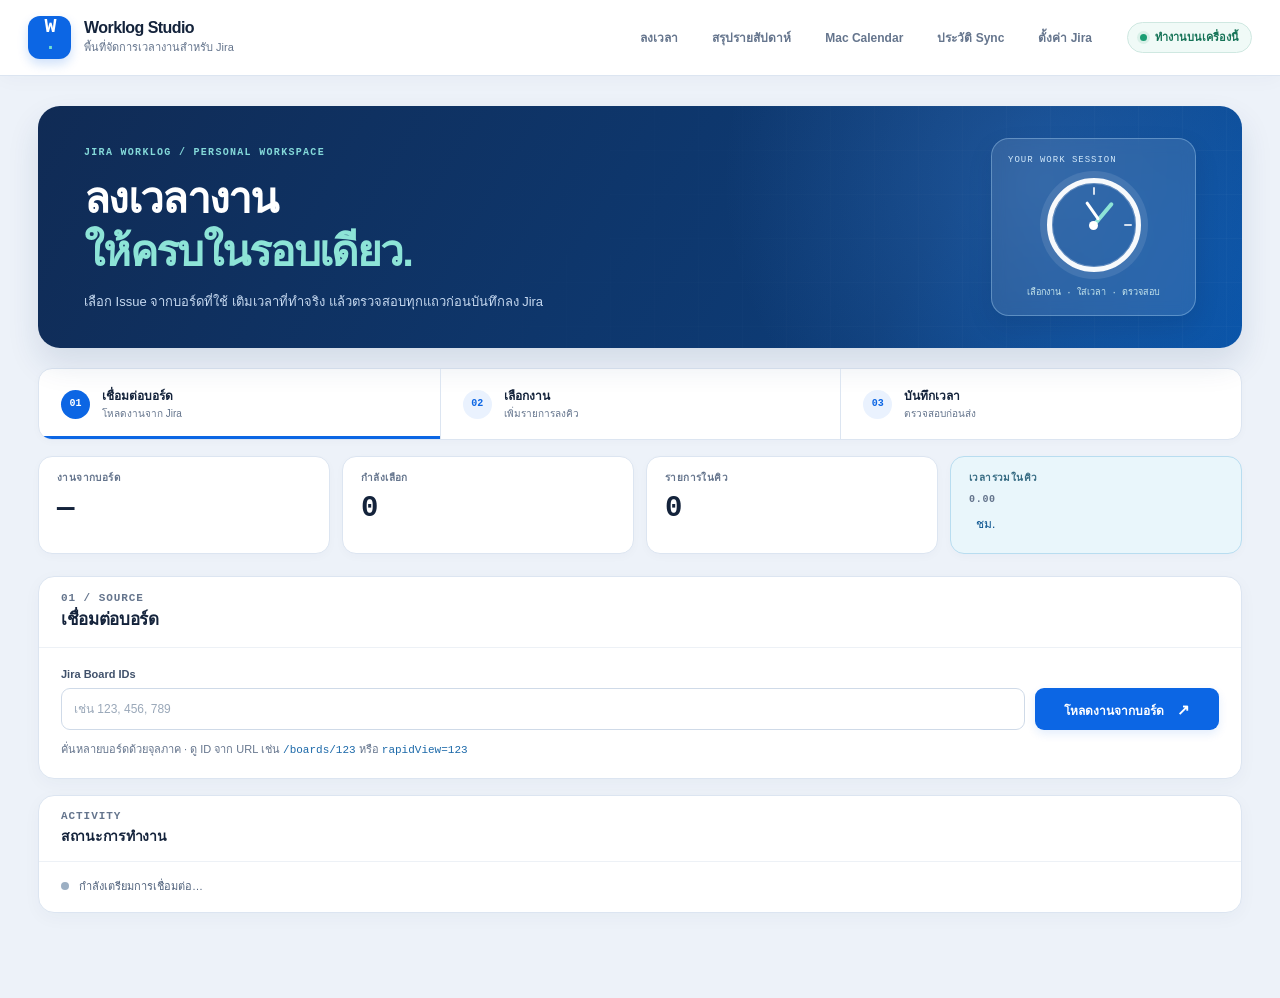
<file: worklog-studio/index.html>
<!doctype html>
<html lang="th">
<head>
  <meta charset="utf-8">
  <meta name="viewport" content="width=device-width,initial-scale=1">
  <title>Jira Worklog Console</title>
  <style>
    :root {
      color-scheme: dark; --canvas:#08111f; --surface:#0e1a2b; --surface-2:#122238;
      --line:#263a55; --line-soft:#192b42; --text:#eef5ff; --muted:#8ea4be;
      --blue:#579dff; --blue-strong:#0c66e4; --cyan:#5eead4; --green:#4ade80;
      --red:#fb7185; --radius:10px;
      font-family:Inter,ui-sans-serif,-apple-system,BlinkMacSystemFont,"Segoe UI",sans-serif;
      background:var(--canvas); color:var(--text);
    }
    *{box-sizing:border-box} body{margin:0;min-width:320px;background:var(--canvas)} button,input,select{font:inherit}
    button{cursor:pointer} button:disabled{cursor:not-allowed;opacity:.45}
    button:focus-visible,input:focus-visible,select:focus-visible{outline:2px solid var(--cyan);outline-offset:2px}
    .topbar{min-height:64px;border-bottom:1px solid var(--line);background:#0b1727;display:flex;align-items:center;justify-content:space-between;gap:20px;padding:12px 24px;position:sticky;top:0;z-index:20}
    .brand{display:flex;align-items:center;gap:12px;min-width:0}.brand-mark{width:34px;height:34px;display:grid;place-items:center;border-radius:8px;background:var(--blue-strong);color:#fff;font:800 15px/1 ui-monospace,monospace;box-shadow:inset 0 0 0 1px rgba(255,255,255,.16)}
    .brand h1{margin:0;font-size:16px;letter-spacing:-.01em}.brand p{margin:2px 0 0;color:var(--muted);font-size:12px}
    .local-badge{color:var(--cyan);border:1px solid #255b62;background:#0b2b32;border-radius:999px;padding:5px 9px;font:700 10px/1 ui-monospace,monospace;letter-spacing:.08em;text-transform:uppercase;white-space:nowrap}
    main{width:min(1440px,100%);margin:0 auto;padding:18px 24px 40px}
    .runway{display:grid;grid-template-columns:repeat(3,1fr);border:1px solid var(--line);background:var(--surface);border-radius:var(--radius);overflow:hidden;margin-bottom:14px}
    .runway-step{padding:12px 15px;display:flex;align-items:center;gap:10px;position:relative}.runway-step+.runway-step{border-left:1px solid var(--line)}
    .runway-step::after{content:"";position:absolute;left:0;right:0;bottom:0;height:2px;background:var(--line)}.runway-step.active::after{background:var(--blue)}
    .step-no{color:var(--blue);font:700 11px/1 ui-monospace,monospace}.step-copy b{display:block;font-size:12px}.step-copy span{color:var(--muted);font-size:11px}
    .metrics{display:grid;grid-template-columns:repeat(4,minmax(0,1fr));gap:8px;margin-bottom:14px}.metric{border:1px solid var(--line-soft);background:#0b1727;padding:9px 12px;border-radius:8px}
    .metric span{color:var(--muted);display:block;font:700 10px/1.2 ui-monospace,monospace;text-transform:uppercase;letter-spacing:.07em}.metric strong{display:block;font:700 19px/1.25 ui-monospace,monospace;margin-top:3px}
    .panel{background:var(--surface);border:1px solid var(--line);border-radius:var(--radius);margin-bottom:12px;overflow:hidden}.panel-head{min-height:45px;padding:10px 14px;border-bottom:1px solid var(--line);display:flex;align-items:center;justify-content:space-between;gap:12px}
    .panel-title{display:flex;align-items:baseline;gap:8px;min-width:0}.panel-title h2{margin:0;font-size:13px;letter-spacing:.01em}.panel-title span{color:var(--muted);font:600 11px/1 ui-monospace,monospace}.panel-body{padding:13px 14px}
    .toolbar{display:flex;gap:8px;align-items:end;flex-wrap:wrap}.field{display:grid;gap:5px;min-width:150px;flex:1}.field.compact{flex:0 1 180px}.field span{color:var(--muted);font-size:11px;font-weight:650}
    input,select{width:100%;height:36px;border:1px solid #344b68;background:#091525;color:var(--text);border-radius:7px;padding:0 10px;transition:border-color .15s,box-shadow .15s}input:hover,select:hover{border-color:#4b6687}input:focus,select:focus{border-color:var(--blue);box-shadow:0 0 0 3px rgba(87,157,255,.12)}input::placeholder{color:#647993}
    button{min-height:36px;border:1px solid transparent;border-radius:7px;padding:0 13px;background:var(--blue-strong);color:#fff;font-size:12px;font-weight:700;transition:transform .12s,background .12s,border-color .12s}button:not(:disabled):hover{background:#1d7af0}button:not(:disabled):active{transform:translateY(1px)}
    .ghost{background:transparent;border-color:#3b526f;color:#c8d8ea}.ghost:not(:disabled):hover{background:#172941;border-color:#536d8d}.danger{color:#fda4af}.primary-action{min-width:164px}
    code{color:#a5c8ff;font:600 11px/1.4 ui-monospace,monospace}.hint{color:var(--muted);font-size:11px;margin:8px 0 0}.board-info{color:var(--cyan);font:600 11px/1.4 ui-monospace,monospace}
    .table-shell{overflow:auto;max-height:420px}table{width:100%;border-collapse:separate;border-spacing:0;font-size:12px}th{position:sticky;top:0;z-index:5;background:#122238;color:#91a9c4;text-align:left;padding:8px 10px;font:700 10px/1.2 ui-monospace,monospace;text-transform:uppercase;letter-spacing:.06em;border-bottom:1px solid var(--line)}
    td{padding:8px 10px;border-bottom:1px solid var(--line-soft);vertical-align:middle}tbody tr{transition:background .12s}tbody tr:hover{background:#142740}tbody tr.selected{background:rgba(87,157,255,.08)}tbody tr:last-child td{border-bottom:0}td:first-child,th:first-child{padding-left:14px}td:last-child,th:last-child{padding-right:14px}
    .check{width:15px;height:15px;accent-color:var(--blue);vertical-align:middle}.issue-key{color:#a5c8ff;font:700 11px/1.2 ui-monospace,monospace;white-space:nowrap}.summary-cell{min-width:240px;max-width:520px}.muted-cell{color:var(--muted);white-space:nowrap}.status-pill{display:inline-flex;border-radius:999px;padding:3px 7px;background:#1c304a;color:#b8cae0;font-size:10px;white-space:nowrap}
    .entry-input{min-width:110px;height:32px}.entry-description{min-width:260px}.empty-state{color:var(--muted);text-align:center;padding:28px 16px!important}
    .entry-footer{display:flex;justify-content:space-between;align-items:center;gap:12px;padding:11px 14px;border-top:1px solid var(--line);background:#0b1727}.entry-footer p{margin:0;color:var(--muted);font-size:11px}.entry-footer-actions{display:flex;gap:8px;flex-shrink:0}
    .status-panel{border-left:3px solid var(--line)}.status-panel.good-state{border-left-color:var(--green)}.status-panel.bad-state{border-left-color:var(--red)}.status-line{display:flex;align-items:flex-start;gap:10px}.status-dot{width:8px;height:8px;border-radius:50%;margin-top:5px;flex:0 0 auto;background:var(--muted)}
    .good-state .status-dot{background:var(--green);box-shadow:0 0 0 4px rgba(74,222,128,.1)}.bad-state .status-dot{background:var(--red);box-shadow:0 0 0 4px rgba(251,113,133,.1)}#message{white-space:pre-wrap;color:var(--muted);font:500 12px/1.55 ui-monospace,monospace}.good-state #message{color:#b7f7ca}.bad-state #message{color:#fecdd3}.hide{display:none!important}
    @media(max-width:760px){.topbar{padding:10px 14px}main{padding:12px 10px 28px}.brand p{display:none}.runway{grid-template-columns:1fr}.runway-step+.runway-step{border-left:0;border-top:1px solid var(--line)}.metrics{grid-template-columns:repeat(2,1fr)}.field,.field.compact{flex:1 1 140px}.toolbar>button{flex:1 1 100%}.entry-footer{align-items:stretch;flex-direction:column}.entry-footer-actions{display:grid;grid-template-columns:1fr 1fr}.entry-footer-actions button{min-width:0}}
    @media(prefers-reduced-motion:reduce){*,*::before,*::after{transition:none!important}}
  </style>
  <link rel="stylesheet" href="/styles.css">
</head>
<body>
  <header class="topbar"><div class="brand"><div class="brand-mark" aria-hidden="true">W<span>·</span></div><div><h1>Worklog Studio</h1><p>พื้นที่จัดการเวลางานสำหรับ Jira</p></div></div><nav class="app-nav" aria-label="หน้าหลัก"><a href="#worklogs" id="worklogsNav">ลงเวลา</a><a href="#weekly" id="weeklyNav">สรุปรายสัปดาห์</a><a href="#calendar" id="calendarNav">Mac Calendar</a><a href="#history" id="historyNav">ประวัติ Sync</a><a href="#settings" id="settingsNav">ตั้งค่า Jira</a></nav><span class="local-badge"><span class="online-dot" aria-hidden="true"></span> ทำงานบนเครื่องนี้</span></header>
  <main>
    <div id="workspaceView">
    <section class="hero" aria-labelledby="hero-title">
      <div class="hero-copy"><span class="eyebrow">JIRA WORKLOG / PERSONAL WORKSPACE</span><h2 id="hero-title">ลงเวลางาน<span>ให้ครบในรอบเดียว.</span></h2><p>เลือก Issue จากบอร์ดที่ใช้ เติมเวลาที่ทำจริง แล้วตรวจสอบทุกแถวก่อนบันทึกลง Jira</p></div>
      <div class="hero-card" aria-hidden="true"><span class="hero-card-label">YOUR WORK SESSION</span><div class="hero-clock"><span class="clock-hand"></span><span class="clock-center"></span></div><span class="hero-card-foot">เลือกงาน · ใส่เวลา · ตรวจสอบ</span></div>
    </section>
    <nav class="runway" aria-label="ขั้นตอนการลงเวลา">
      <div class="runway-step active" id="stepBoard"><span class="step-no">01</span><div class="step-copy"><b>เชื่อมต่อบอร์ด</b><span>โหลดงานจาก Jira</span></div></div>
      <div class="runway-step" id="stepIssues"><span class="step-no">02</span><div class="step-copy"><b>เลือกงาน</b><span>เพิ่มรายการลงคิว</span></div></div>
      <div class="runway-step" id="stepSubmit"><span class="step-no">03</span><div class="step-copy"><b>บันทึกเวลา</b><span>ตรวจสอบก่อนส่ง</span></div></div>
    </nav>
    <section class="metrics" aria-label="สรุปรายการ">
      <div class="metric"><span>งานจากบอร์ด</span><strong id="metricIssues">—</strong></div><div class="metric"><span>กำลังเลือก</span><strong id="metricSelected">0</strong></div><div class="metric"><span>รายการในคิว</span><strong id="metricEntries">0</strong></div><div class="metric metric-highlight"><span>เวลารวมในคิว</span><strong><span id="metricHours">0.00</span><small>ชม.</small></strong></div>
    </section>
    <section class="panel board-panel"><div class="panel-head"><div class="panel-title"><span class="section-index">01 / SOURCE</span><h2>เชื่อมต่อบอร์ด</h2></div><div id="boardInfo" class="board-info"></div></div><div class="panel-body"><div class="toolbar"><label class="field board-ids-field"><span>Jira Board IDs</span><input id="boardIds" type="text" placeholder="เช่น 123, 456, 789" inputmode="numeric"></label><button id="load" class="primary-action">โหลดงานจากบอร์ด <span aria-hidden="true">↗</span></button></div><p class="hint">คั่นหลายบอร์ดด้วยจุลภาค · ดู ID จาก URL เช่น <code>/boards/123</code> หรือ <code>rapidView=123</code></p></div></section>
    <section class="panel hide" id="tasksPanel"><div class="panel-head"><div class="panel-title"><span class="section-index">02 / SELECT</span><h2>เลือกงานที่จะลงเวลา</h2></div><span class="panel-count" id="count">0 / 0</span></div><div class="panel-body"><div class="toolbar"><label class="field"><span>ค้นหางาน</span><input id="filter" placeholder="ค้นหา Issue, ชื่องาน, บอร์ด หรือสถานะ"></label><label class="field compact"><span>สถานะ</span><select id="status"><option value="">ทั้งหมด</option></select></label><label class="field compact"><span>การส่งในวันที่เลือก</span><select id="issueSyncFilter"><option value="unsent" selected>ยังไม่ส่ง</option><option value="">ทั้งหมด</option><option value="sent">ส่งแล้ว</option></select></label><button id="add">เพิ่มงานที่เลือก <span aria-hidden="true">＋</span></button></div><p class="hint">ตรวจจากประวัติในแอปตามวันที่เริ่มต้นด้านล่าง · เปลี่ยนวันที่เพื่อดูงานที่ยังไม่ส่งในวันนั้น</p></div><div class="table-shell"><table><thead><tr><th><label class="select-all"><input id="issueSelectAll" type="checkbox" class="check" aria-label="เลือกงานทั้งหมดที่แสดง"><span>ทั้งหมด</span></label></th><th>Issue</th><th>บอร์ด</th><th>ชื่องาน</th><th>ประเภท</th><th>สถานะ</th><th>ประวัติในแอป</th><th>ผู้รับผิดชอบ</th></tr></thead><tbody id="issueRows"></tbody></table></div></section>
    <section class="panel hide" id="entryPanel"><div class="panel-head"><div class="panel-title"><span class="section-index">03 / LOG TIME</span><h2>รายการรอบันทึก</h2></div><span class="panel-note">แก้ไขแต่ละแถวก่อนส่ง</span></div><div class="panel-body"><div class="toolbar"><label class="field compact"><span>วันที่เริ่มต้น</span><input id="defaultDate" type="date"></label><label class="field compact"><span>ชั่วโมงเริ่มต้น</span><input id="defaultHours" type="number" min="0.01" max="24" step="0.25" value="1"></label><span class="hint">ค่านี้ใช้เมื่อเพิ่มงานครั้งถัดไป</span></div></div><div class="table-shell"><table><thead><tr><th>Issue</th><th>วันที่ทำงาน</th><th>ชั่วโมง</th><th>รายละเอียดงานจริง</th><th></th></tr></thead><tbody id="entries"></tbody></table></div><div class="entry-footer"><p id="totals">ยังไม่มี Worklog รอส่ง</p><div class="entry-footer-actions"><button id="preview" class="ghost">ตรวจสอบรายการ</button><button id="submit" class="primary-action" disabled>บันทึกลง Jira <span aria-hidden="true">↗</span></button></div></div></section>
    <section class="panel status-panel" id="statusPanel"><div class="panel-head"><div class="panel-title"><span class="section-index">ACTIVITY</span><h2>สถานะการทำงาน</h2></div></div><div class="panel-body status-line"><span class="status-dot" aria-hidden="true"></span><div id="message" role="status" aria-live="polite">กำลังเตรียมการเชื่อมต่อ…</div></div></section>
    </div>
    <div id="weeklyView" class="hide">
      <section class="weekly-intro"><span class="eyebrow">MY WORKLOGS / WEEKLY OVERVIEW</span><h2>เวลางานของฉัน<span>ในสัปดาห์นี้.</span></h2><p>อ่าน worklog ที่บันทึกจริงจาก Jira · จันทร์–ศุกร์ เป้าหมายวันละ 8 ชั่วโมง ยกเว้นวันหยุด BOT</p></section>
      <section class="panel weekly-alert-panel"><div class="panel-head"><div class="panel-title"><span class="section-index">ACTION NEEDED</span><h2>สัปดาห์ที่ลงเวลาไม่ครบ</h2></div><span id="alertCount" class="panel-count">กำลังตรวจ</span></div><div class="panel-body"><div class="toolbar"><label class="field compact"><span>ปี ค.ศ.</span><input id="alertYear" type="number" min="2021" max="2100" step="1"></label><label class="field compact"><span>ช่วงตรวจ</span><select id="alertRange"><option value="4">4 สัปดาห์ล่าสุด</option><option value="12" selected>12 สัปดาห์ล่าสุด</option><option value="0">ทั้งปี</option></select></label><button id="alertReload" type="button">ตรวจ worklog</button><button id="botRefresh" type="button" class="ghost">ซิงก์วันหยุด BOT ใหม่</button></div><p id="alertMessage" class="hint" role="status">กำลังเตรียมรายการแจ้งเตือน…</p><div id="alertRows" class="weekly-alert-list"></div><p class="weekly-footnote">ตรวจเฉพาะวันทำงานที่ผ่านมา ไม่รวมวันนี้ เสาร์–อาทิตย์ และวันหยุดตาม <a href="https://www.bot.or.th/th/financial-institutions-holiday.html" target="_blank" rel="noopener noreferrer">ธนาคารแห่งประเทศไทย</a> · วันหยุดเฉพาะพื้นที่อาจต่างจากบริษัทของคุณ</p></div></section>
      <section class="panel weekly-controls"><div class="panel-body"><div class="weekly-picker"><button id="weekPrev" type="button" class="ghost" aria-label="สัปดาห์ก่อน">←</button><label class="field"><span>เลือกวันที่ในสัปดาห์</span><input id="weekDate" type="date"></label><button id="weekNext" type="button" class="ghost" aria-label="สัปดาห์ถัดไป">→</button><button id="weekReload" type="button">โหลด worklog จาก Jira</button></div><p id="weekRange" class="hint">เลือกสัปดาห์เพื่อดูเวลาที่บันทึกจริง</p></div></section>
      <div id="weeklyMessage" class="weekly-message" role="status" aria-live="polite">เปิดหน้าสรุปเพื่อโหลดข้อมูลจาก Jira</div>
      <section id="weeklyResults" class="hide" aria-label="สรุป worklog รายสัปดาห์"><div class="weekly-metrics"><div class="weekly-metric"><span>บันทึกแล้ว (จ.–ศ.)</span><strong id="weekLogged">0 ชม.</strong></div><div class="weekly-metric"><span>เป้าหมายสัปดาห์นี้</span><strong id="weekTarget">40 ชม.</strong></div><div class="weekly-metric"><span>วันทำงานที่ครบ 8 ชั่วโมง</span><strong id="weekComplete">0 / 5</strong></div></div><div id="weeklyDays" class="weekly-days"></div><p id="weekendNote" class="weekly-footnote hide"></p><p class="weekly-footnote">วันหยุด BOT ไม่มีเป้า 8 ชั่วโมง · รายงานนี้ไม่สร้างหรือเติม worklog อัตโนมัติ</p></section>
    </div>
    <div id="calendarView" class="hide">
      <section class="calendar-intro"><span class="eyebrow">MAC CALENDAR / REVIEW BEFORE JIRA</span><h2>ประชุมในปฏิทิน <span>สู่เวลางาน Jira.</span></h2><p>อ่านเฉพาะปฏิทินที่คุณเลือกบน Mac · เสนอการ์ดและเวลาจริง · ไม่มีการลงเวลาอัตโนมัติ</p></section>
      <section class="panel calendar-connection"><div class="panel-head"><div class="panel-title"><span class="section-index">01 / ACCESS</span><h2>สิทธิ์และปฏิทิน</h2></div><span id="calendarAccessBadge" class="config-badge">กำลังตรวจสิทธิ์</span></div><div class="panel-body"><p class="calendar-help">macOS ต้องให้ Full Calendar Access เพื่ออ่านเหตุการณ์ แต่แอปนี้ไม่แก้ไขปฏิทิน เลือกเฉพาะปฏิทินบริษัทเพื่อไม่ดึงรายการส่วนตัว</p><button id="calendarAuthorize" type="button" class="ghost hide">อนุญาตให้อ่าน Calendar</button><label class="select-all calendar-select-all"><input id="calendarSelectAll" type="checkbox" class="check" aria-label="เลือกทุกปฏิทิน รวมปฏิทินส่วนตัว"><span>เลือกทุกปฏิทิน (อาจรวมปฏิทินส่วนตัว)</span></label><div id="calendarList" class="calendar-list"></div><p id="calendarAccessMessage" class="hint" role="status">กำลังตรวจสิทธิ์ Calendar…</p></div></section>
      <section class="panel calendar-controls"><div class="panel-head"><div class="panel-title"><span class="section-index">02 / WEEK</span><h2>เลือกสัปดาห์</h2></div></div><div class="panel-body"><div class="calendar-picker"><button id="calendarPrev" type="button" class="ghost" aria-label="สัปดาห์ก่อน">←</button><label class="field compact"><span>วันที่ในสัปดาห์</span><input id="calendarDate" type="date"></label><button id="calendarNext" type="button" class="ghost" aria-label="สัปดาห์ถัดไป">→</button><button id="calendarLoad" type="button">ดึงประชุมจาก Mac <span aria-hidden="true">↗</span></button><button id="calendarToday" type="button" class="ghost">Today Sync <span aria-hidden="true">↗</span></button></div><p class="hint">Today Sync ส่งเฉพาะประชุมวันนี้ที่จบแล้ว แมปการ์ดได้ และไม่ติดคำเตือน · ตรวจรายการและยืนยันก่อนส่ง Jira</p></div></section>
      <div id="calendarMessage" class="weekly-message" role="status" aria-live="polite">เลือกปฏิทินบริษัทและสัปดาห์ แล้วกดดึงประชุม</div>
      <section id="calendarResults" class="panel hide"><div class="panel-head"><div class="panel-title"><span class="section-index">03 / REVIEW</span><h2>ตรวจรายการก่อนลง Jira</h2></div><span id="calendarCount" class="panel-count">0 รายการ</span></div><div class="panel-body"><p id="calendarExisting" class="calendar-existing">กำลังตรวจเวลาที่มีใน Jira…</p><p class="calendar-help">เลือกเฉพาะประชุมที่เข้าร่วมจริง แก้การ์ด/วันที่/นาที/รายละเอียดได้ รายการเวลาซ้อนต้องตรวจเอง</p><div class="toolbar"><label class="field compact"><span>ประวัติการส่ง</span><select id="calendarSyncFilter"><option value="unsent" selected>ยังไม่ส่ง</option><option value="">ทั้งหมด</option><option value="sent">ส่งแล้ว</option></select></label></div></div><div class="table-shell calendar-table"><table><thead><tr><th><label class="select-all"><input id="calendarRowsSelectAll" type="checkbox" class="check" aria-label="เลือกประชุมทั้งหมดที่ยังส่งได้"><span>ทั้งหมด</span></label></th><th>ประชุม</th><th>วันที่</th><th>Jira task</th><th>นาที</th><th>รายละเอียดที่จะบันทึก</th></tr></thead><tbody id="calendarRows"></tbody></table></div><div class="entry-footer"><p id="calendarTotal">ยังไม่ได้เลือกรายการ</p><div class="entry-footer-actions"><button id="calendarPreview" type="button" class="ghost">ตรวจสอบรายการ</button><button id="calendarSubmit" type="button" disabled>บันทึกลง Jira <span aria-hidden="true">↗</span></button></div></div></section>
    </div>
    <div id="historyView" class="hide">
      <section class="calendar-intro"><span class="eyebrow">SYNC HISTORY / THIS DEVICE</span><h2>ประวัติการลงเวลา <span>แยกตามการ์ด.</span></h2><p>แสดงรายการที่แอปส่งหรือพบใน Jira และรายการที่ต้องตรวจสอบก่อนลองใหม่ · งานที่ไม่อยู่ในประวัติไม่ได้แปลว่าไม่มี worklog ใน Jira</p></section>
      <section class="panel"><div class="panel-head"><div class="panel-title"><span class="section-index">LOCAL RECORDS</span><h2>สถานะ Sync</h2></div><span id="historyCount" class="panel-count">0 รายการ</span></div><div class="panel-body"><div class="toolbar"><label class="field"><span>ค้นหา Issue</span><input id="historyFilter" type="search" placeholder="เช่น KNP-49"></label><label class="field compact"><span>สถานะ</span><select id="historyStatus"><option value="">ทั้งหมด</option><option value="synced">บันทึกแล้ว</option><option value="uncertain">ต้องตรวจสอบ</option><option value="retry_ready">ไม่พบรายการตรงกัน</option></select></label><button id="historyReload" type="button" class="ghost">โหลดประวัติใหม่</button><button id="historyReconcile" type="button">ตรวจรายการไม่แน่ชัดใน Jira</button></div><p id="historyMessage" class="hint" role="status">กำลังโหลดประวัติ…</p></div><div class="table-shell"><table><thead><tr><th>Issue</th><th>วันที่ทำงาน</th><th>เวลา</th><th>แหล่งที่มา</th><th>สถานะ</th><th>Jira ID</th><th>บันทึกเมื่อ</th></tr></thead><tbody id="historyRows"></tbody></table></div></section>
    </div>
    <div id="settingsView" class="hide">
      <section class="settings-intro"><span class="eyebrow">PREFERENCES / JIRA CONNECTION</span><h2>ตั้งค่าการเชื่อมต่อ Jira</h2><p>บันทึกข้อมูลครั้งเดียว แล้วกลับมาลงเวลางานได้ทันทีในครั้งถัดไป</p></section>
      <div class="settings-grid">
        <form id="settingsForm" class="panel settings-panel">
          <div class="panel-head"><div class="panel-title"><span class="section-index">CONNECTION</span><h2>ข้อมูลบัญชีและบอร์ด</h2></div><span id="configBadge" class="config-badge">ยังไม่พร้อม</span></div>
          <div class="settings-fields">
            <label class="field"><span>Jira site URL</span><input id="settingUrl" type="url" required placeholder="https://your-org.atlassian.net" autocomplete="url"></label>
            <label class="field"><span>อีเมลบัญชี Jira</span><input id="settingEmail" type="email" required placeholder="you@company.com" autocomplete="email"></label>
            <div class="field"><label for="settingToken">Jira API token</label><div class="token-input"><input id="settingToken" type="password" placeholder="กรอก token เพื่อบันทึกหรือเปลี่ยนใหม่" autocomplete="new-password"><button id="toggleToken" type="button" class="ghost" aria-pressed="false">แสดง</button></div><p id="tokenStatus" class="field-help">ยังไม่มี token ที่บันทึกไว้</p></div>
            <div class="settings-row"><label class="field"><span>Timezone</span><input id="settingTimezone" list="timezoneOptions" required placeholder="Asia/Bangkok"><datalist id="timezoneOptions"><option value="Asia/Bangkok"><option value="UTC"></datalist></label><label class="field"><span>Board IDs ที่ใช้บ่อย</span><input id="settingBoardIds" type="text" placeholder="123, 456" inputmode="numeric"></label></div>
          </div>
          <div class="settings-actions"><button id="saveSettings" type="submit">บันทึกการตั้งค่า <span aria-hidden="true">↗</span></button><button id="testJira" type="button" class="ghost" disabled>ทดสอบค่าที่บันทึก</button></div>
          <div id="settingsMessage" class="settings-message" role="status" aria-live="polite">กรอก URL, อีเมล และ token เพื่อเริ่มใช้งาน</div>
        </form>
        <aside class="settings-aside"><div class="aside-icon" aria-hidden="true">⌁</div><span class="section-index">ON THIS DEVICE</span><h3>ข้อมูลอยู่บนเครื่องนี้</h3><p>แอปเก็บค่าไว้ใน <code>~/Library/Application Support/Worklog Studio</code> แยกตามผู้ใช้เครื่องนี้ และไม่แสดง token ที่บันทึกไว้กลับมาในหน้าเว็บ</p><div class="aside-rule"></div><p>ช่อง token เว้นว่างได้เมื่อแก้ค่าอื่น ระบบจะใช้ token เดิม · ประวัติเดิมถูกคัดลอกไปที่ใหม่โดยไม่ลบต้นฉบับ</p></aside>
      </div>
      <section class="panel mapping-panel">
        <div class="panel-head"><div class="panel-title"><span class="section-index">CALENDAR → JIRA</span><h2>จับคู่ประชุมกับการ์ด Jira</h2></div><span class="panel-note">ตั้งค่าเฉพาะบัญชีนี้</span></div>
        <form id="mappingForm">
          <p class="mapping-intro">เพิ่มกฎได้ตามต้องการ · ค้นจากชื่อประชุมตามลำดับบนลงล่าง · กฎแรกที่ตรงจะชนะ · ระบบตรวจสิทธิ์ Jira ก่อนบันทึก</p>
          <div id="mappingRules" class="mapping-rules"></div>
          <div class="mapping-add"><button id="mappingAdd" type="button" class="ghost">+ เพิ่มกฎการจับคู่</button><span>สูงสุด 30 กฎ</span></div>
          <div class="mapping-fallback"><label class="field"><span>การ์ดสำรองเมื่อไม่ตรงกฎ</span><input id="mappingFallback" type="text" required placeholder="KNP-50" autocomplete="off"></label><small id="mappingFallbackStatus" class="mapping-status">ยังไม่ตรวจสอบใน Jira</small></div>
          <div class="mapping-preview"><label class="field"><span>ลองชื่อประชุมก่อนบันทึก</span><input id="mappingExample" type="text" placeholder="เช่น Sprint Planning" maxlength="200"></label><button id="mappingPreview" type="button" class="ghost">ทดสอบการจับคู่</button><output id="mappingPreviewResult" aria-live="polite">ยังไม่ได้ทดสอบ</output></div>
          <div class="settings-actions"><button id="saveMapping" type="submit">บันทึกการจับคู่ <span aria-hidden="true">↗</span></button></div>
          <div id="mappingMessage" class="settings-message" role="status" aria-live="polite">บันทึกการเชื่อมต่อ Jira ก่อน แล้วจึงตั้งค่ากฎประชุม</div>
        </form>
      </section>
    </div>
  </main>
  <script src="/calendar.js" defer></script>
  <script src="/app.js" defer></script>
</body>
</html>
</file>
<file: styles.css>
:root {
  color-scheme: light;
  --canvas: #edf2f9;
  --surface: #ffffff;
  --surface-2: #f6f9fd;
  --line: #dce5f1;
  --line-soft: #edf1f6;
  --text: #14233b;
  --muted: #65758d;
  --blue: #0c66e4;
  --blue-strong: #0754be;
  --cyan: #087f78;
  --green: #168364;
  --red: #c24455;
  --radius: 18px;
  font-family: 'Avenir Next', 'Thonburi', 'Segoe UI', sans-serif;
  background: var(--canvas);
  color: var(--text);
}

body { background: var(--canvas); }
button, input, select { font-family: 'Avenir Next', 'Thonburi', 'Segoe UI', sans-serif; }
button:focus-visible, input:focus-visible, select:focus-visible { outline-color: var(--blue); }

.topbar {
  min-height: 76px;
  padding: 14px max(28px, calc((100vw - 1260px) / 2));
  border-bottom: 1px solid var(--line);
  background: #fff;
  box-shadow: 0 2px 20px rgba(21, 48, 87, .035);
}
.brand { gap: 13px; }
.brand-mark {
  width: 43px;
  height: 43px;
  border-radius: 12px;
  background: #0c66e4;
  box-shadow: 0 5px 11px rgba(12, 102, 228, .2);
  font: 700 20px/1 'IBM Plex Mono', monospace;
  letter-spacing: -.09em;
}
.brand-mark span { color: #72e1cf; }
.brand h1 { color: var(--text); font-size: 16px; font-weight: 700; letter-spacing: -.035em; }
.brand p { color: var(--muted); font: 400 11px/1.5 'Prompt', sans-serif; }
.local-badge {
  display: inline-flex;
  align-items: center;
  gap: 8px;
  padding: 8px 12px;
  border: 1px solid #cfe8e1;
  background: #f0faf7;
  color: #157357;
  font: 600 11px/1.2 'Prompt', sans-serif;
  letter-spacing: 0;
  text-transform: none;
}
.online-dot { width: 7px; height: 7px; border-radius: 50%; background: #1a9d73; box-shadow: 0 0 0 3px #d9f0e8; }
.app-nav { display: flex; align-self: stretch; align-items: center; gap: 4px; margin-left: auto; }
.app-nav a { display: inline-flex; align-items: center; min-height: 38px; padding: 0 15px; border-radius: 9px; color: #65758d; text-decoration: none; font: 600 12px/1 'Avenir Next', 'Thonburi', 'Segoe UI', sans-serif; transition: color .15s, background .15s; }
.app-nav a:hover { color: var(--blue); background: #f0f6ff; }
.app-nav a[aria-current="page"] { color: var(--blue); background: #eaf2fe; }
.app-nav a:focus-visible { outline: 2px solid var(--blue); outline-offset: 2px; }
.sync-pill { display: inline-block; padding: 5px 9px; border-radius: 999px; font-size: 11px; font-weight: 700; white-space: nowrap; background: #edf2f8; color: var(--muted); }
.sync-pill.synced { background: #e8f7ef; color: #137452; }
.sync-pill.uncertain { background: #fff0e8; color: #a94b22; }
.sync-pill.retry_ready { background: #fff7db; color: #88650e; }
.calendar-event-cell .sync-pill { margin-top: 6px; width: fit-content; }

main { width: min(1260px, 100%); padding: 30px 28px 70px; }
.hero {
  display: grid;
  grid-template-columns: minmax(0, 1fr) 238px;
  align-items: center;
  gap: 24px;
  min-height: 236px;
  margin-bottom: 20px;
  padding: 32px 46px;
  border-radius: 22px;
  overflow: hidden;
  position: relative;
  color: white;
  background: radial-gradient(circle at 83% 30%, rgba(75, 149, 240, .28), transparent 31%), linear-gradient(120deg, #102b55 0%, #0d3c77 72%, #0752a6 100%);
  box-shadow: 0 16px 32px rgba(22, 57, 106, .12);
}
.hero::before {
  content: '';
  position: absolute;
  inset: 0;
  pointer-events: none;
  opacity: .22;
  background-image: linear-gradient(90deg, rgba(255,255,255,.12) 1px, transparent 1px), linear-gradient(rgba(255,255,255,.12) 1px, transparent 1px);
  background-size: 44px 44px;
  mask-image: linear-gradient(90deg, transparent 28%, black 100%);
}
.hero-copy, .hero-card { position: relative; z-index: 1; }
.eyebrow, .hero-card-label, .hero-card-foot, .section-index, .step-no, .metric > span, th, .panel-count {
  font-family: 'IBM Plex Mono', monospace;
}
.eyebrow { color: #84d9d9; font-size: 10px; font-weight: 600; letter-spacing: .13em; }
.hero h2 { margin: 14px 0 12px; font: 600 clamp(27px, 3.3vw, 43px)/1.25 'Prompt', sans-serif; letter-spacing: -.04em; }
.hero h2 span { display: block; color: #8de4d7; }
.hero p { max-width: 570px; margin: 0; color: #c6d9f0; font: 400 13px/1.7 'Prompt', sans-serif; }
.hero-card {
  width: 205px;
  height: 178px;
  justify-self: end;
  display: flex;
  flex-direction: column;
  align-items: center;
  justify-content: space-between;
  padding: 16px;
  border: 1px solid rgba(185, 226, 255, .35);
  border-radius: 18px;
  background: rgba(255, 255, 255, .1);
  backdrop-filter: blur(7px);
  box-shadow: 0 10px 24px rgba(0, 21, 55, .12);
}
.hero-card-label { align-self: start; color: #d2e9fb; font-size: 9px; letter-spacing: .11em; }
.hero-card-foot { color: #c9e8ee; font-size: 9px; }
.hero-clock { width: 94px; height: 94px; position: relative; border: 5px solid rgba(255,255,255,.96); border-radius: 50%; box-shadow: 0 0 0 7px rgba(255,255,255,.1), inset 0 0 0 1px rgba(255,255,255,.25); }
.hero-clock::before, .hero-clock::after { content: ''; position: absolute; background: rgba(255,255,255,.8); border-radius: 2px; }
.hero-clock::before { width: 2px; height: 8px; left: calc(50% - 1px); top: 4px; }
.hero-clock::after { width: 8px; height: 2px; right: 4px; top: calc(50% - 1px); }
.clock-hand { position: absolute; width: 4px; height: 29px; left: calc(50% - 2px); bottom: 50%; border-radius: 3px; background: #8de4d7; transform-origin: bottom center; transform: rotate(40deg); }
.clock-hand::after { content: ''; position: absolute; width: 3px; height: 22px; left: 1px; top: 22px; border-radius: 3px; background: #fff; transform-origin: top center; transform: rotate(105deg); }
.clock-center { position: absolute; width: 9px; height: 9px; left: calc(50% - 4.5px); top: calc(50% - 4.5px); border-radius: 50%; background: #fff; }

.runway { margin-bottom: 16px; border: 1px solid var(--line); border-radius: 14px; background: #fff; box-shadow: 0 2px 9px rgba(19, 54, 91, .025); }
.runway-step { min-height: 70px; gap: 12px; padding: 14px 22px; }
.runway-step + .runway-step { border-color: var(--line); }
.runway-step::after { height: 3px; background: transparent; }
.runway-step.active::after { background: var(--blue); }
.step-no { width: 29px; height: 29px; display: grid; place-items: center; flex: 0 0 auto; border-radius: 50%; background: #eaf2fe; color: var(--blue); font-size: 10px; }
.runway-step.active .step-no { background: var(--blue); color: #fff; }
.step-copy b { color: var(--text); font: 600 12px/1.4 'Prompt', sans-serif; }
.step-copy span { display: block; margin-top: 2px; color: var(--muted); font: 400 10px/1.3 'Prompt', sans-serif; }

.metrics { gap: 12px; margin-bottom: 22px; }
.metric { min-height: 98px; padding: 16px 18px; border: 1px solid var(--line); border-radius: 14px; background: #fff; box-shadow: 0 3px 10px rgba(19, 54, 91, .025); }
.metric > span { color: var(--muted); font-size: 10px; letter-spacing: .04em; text-transform: none; }
.metric strong { color: var(--text); margin-top: 9px; font: 600 29px/1 'IBM Plex Mono', monospace; letter-spacing: -.05em; }
.metric-highlight { border-color: #b8ddf0; background: #e9f6fb; }
.metric-highlight > span { color: #356a82; }
.metric-highlight strong { color: #07518d; }
.metric-highlight small { margin-left: 7px; font: 500 12px 'Prompt', sans-serif; letter-spacing: 0; }

.panel { margin-bottom: 16px; border: 1px solid var(--line); border-radius: 16px; background: var(--surface); box-shadow: 0 5px 18px rgba(19, 54, 91, .035); }
.panel-head { min-height: 71px; padding: 15px 22px; border-color: var(--line-soft); }
.panel-title { display: block; }
.section-index { display: block; margin-bottom: 5px; color: var(--blue); font-size: 10px; font-weight: 600; letter-spacing: .085em; }
.panel-title h2 { color: var(--text); font: 600 17px/1.35 'Prompt', sans-serif; letter-spacing: -.02em; }
.board-info { color: #087f78; font: 600 11px/1.4 'Prompt', sans-serif; text-align: right; }
.board-ids-field { flex: 1 1 320px; }
.board-cell { min-width: 145px; max-width: 230px; color: #526b86; font: 500 11px/1.5 'Avenir Next', 'Thonburi', 'Segoe UI', sans-serif; }
.panel-count { color: var(--muted); font-size: 11px; }
.panel-note { color: var(--muted); font: 400 11px/1.4 'Prompt', sans-serif; }
.panel-body { padding: 19px 22px; }
.toolbar { align-items: end; gap: 10px; }
.field { gap: 7px; }
.field.compact { flex: 0 1 235px; }
.field span { color: #40516b; font: 600 11px/1.3 'Prompt', sans-serif; }
input, select { height: 42px; padding: 0 12px; border-color: #cfdae8; border-radius: 9px; background: #fff; color: var(--text); font-size: 12px; }
input:hover, select:hover { border-color: #96b0d0; }
input:focus, select:focus { border-color: var(--blue); box-shadow: 0 0 0 3px rgba(12, 102, 228, .11); }
input::placeholder { color: #9aa8b9; }
button { min-height: 42px; padding: 0 17px; border-radius: 9px; background: var(--blue); font: 600 12px/1 'Prompt', sans-serif; box-shadow: 0 4px 10px rgba(12, 102, 228, .11); }
button:not(:disabled):hover { background: #0054c7; }
button:disabled { box-shadow: none; }
.primary-action { min-width: 184px; }
.primary-action span, #add span { margin-left: 9px; font-size: 15px; }
.sync-dialog { width: min(760px, calc(100vw - 32px)); max-height: 86vh; padding: 22px; border: 1px solid var(--line); border-radius: var(--radius); background: var(--surface); color: var(--text); }
.sync-dialog::backdrop { background: rgba(20, 35, 59, .45); }
.sync-dialog .table-shell { max-height: 46vh; overflow: auto; }
.sync-dialog-actions { display: flex; justify-content: flex-end; gap: 10px; margin-top: 14px; }
.ghost { border-color: #cbd9eb; background: #fff; color: #24588b; box-shadow: none; }
.ghost:not(:disabled):hover { border-color: #abc6ea; background: #eff6ff; }
.danger { color: var(--red); }
.danger:not(:disabled):hover { background: #fff1f2; border-color: #e9b4bb; }
.hint { margin-top: 11px; color: var(--muted); font: 400 11px/1.5 'Prompt', sans-serif; }
code { color: #1c69a9; font: 500 11px/1.4 'IBM Plex Mono', monospace; }

.table-shell { max-height: 450px; }
table { color: var(--text); font-size: 12px; }
th { padding: 12px 11px; background: #f6f9fd; color: #667a94; font-size: 10px; letter-spacing: .02em; text-transform: none; border-color: var(--line); }
td { padding: 11px; border-color: var(--line-soft); }
tbody tr:hover { background: #f7faff; }
tbody tr.selected { background: #eff6ff; }
td:first-child, th:first-child { padding-left: 22px; }
td:last-child, th:last-child { padding-right: 22px; }
.check { accent-color: var(--blue); }
.select-all { display: inline-flex; align-items: center; gap: 7px; cursor: pointer; white-space: nowrap; }
.select-all input { margin: 0; }
.select-all:has(input:disabled) { opacity: .5; cursor: not-allowed; }
.issue-key { color: var(--blue); font: 600 11px/1.2 'IBM Plex Mono', monospace; }
.summary-cell { color: #273a55; font: 500 12px/1.45 'Prompt', sans-serif; }
.muted-cell { color: var(--muted); }
.status-pill { padding: 5px 9px; border: 1px solid #e0e9f5; background: #f0f5fc; color: #516b89; font: 500 10px/1 'Prompt', sans-serif; }
.entry-input { min-width: 112px; height: 37px; }
.entry-description { min-width: 260px; }
.empty-state { padding: 32px 16px !important; color: var(--muted); font: 400 12px/1.5 'Prompt', sans-serif; }
.entry-footer { padding: 15px 22px; border-color: var(--line); background: #f8fafd; }
.entry-footer p { color: #4a5d76; font: 500 11px/1.5 'Prompt', sans-serif; }
.entry-footer-actions { gap: 9px; }

.status-panel { border-left: 1px solid var(--line); }
.status-panel.good-state { border-left: 1px solid var(--line); }
.status-panel.bad-state { border-left: 1px solid var(--line); }
.status-panel .panel-head { min-height: 59px; }
.status-panel .panel-title h2 { font-size: 14px; }
.status-panel .panel-body { padding-top: 15px; padding-bottom: 17px; }
.status-dot { background: #9cafc3; }
.good-state .status-dot { background: var(--green); box-shadow: 0 0 0 4px #dff4eb; }
.bad-state .status-dot { background: var(--red); box-shadow: 0 0 0 4px #fae7ea; }
#message, .good-state #message, .bad-state #message { color: #50627c; font: 400 11px/1.7 'Prompt', sans-serif; }
.bad-state #message { color: #aa3447; }

.settings-intro { margin: 9px 0 24px; padding: 26px 0 0; }
.settings-intro .eyebrow { color: var(--cyan); }
.settings-intro h2 { margin: 11px 0 7px; color: var(--text); font: 600 clamp(26px, 3vw, 36px)/1.3 'Avenir Next', 'Thonburi', 'Segoe UI', sans-serif; letter-spacing: -.035em; }
.settings-intro p { margin: 0; color: var(--muted); font: 400 13px/1.6 'Avenir Next', 'Thonburi', 'Segoe UI', sans-serif; }
.settings-grid { display: grid; grid-template-columns: minmax(0, 1fr) 290px; gap: 18px; align-items: start; }
.settings-panel { margin: 0; }
.settings-fields { display: grid; gap: 18px; padding: 25px 26px 21px; }
.settings-fields .field { min-width: 0; }
.settings-fields .field > label { color: #40516b; font: 600 11px/1.3 'Avenir Next', 'Thonburi', 'Segoe UI', sans-serif; }
.settings-fields input { height: 46px; font-size: 13px; }
.settings-row { display: grid; grid-template-columns: 1fr 1fr; gap: 15px; }
.token-input { display: flex; gap: 9px; }
.token-input input { flex: 1; min-width: 0; }
.token-input button { flex: 0 0 70px; min-height: 46px; padding: 0 8px; }
.field-help { margin: 1px 0 0; color: var(--muted); font: 400 11px/1.5 'Avenir Next', 'Thonburi', 'Segoe UI', sans-serif; }
.config-badge { padding: 7px 11px; border-radius: 999px; background: #fff2e5; color: #a65e18; font: 600 10px/1.2 'Avenir Next', 'Thonburi', 'Segoe UI', sans-serif; white-space: nowrap; }
.config-badge.ready { background: #e8f7ef; color: #167956; }
.settings-actions { display: flex; flex-wrap: wrap; gap: 10px; padding: 18px 26px; border-top: 1px solid var(--line-soft); }
.settings-actions button:first-child { min-width: 185px; }
.settings-actions button span { margin-left: 8px; }
.settings-message { min-height: 46px; padding: 12px 26px; border-top: 1px solid var(--line-soft); background: #f8fafd; color: var(--muted); font: 400 12px/1.6 'Avenir Next', 'Thonburi', 'Segoe UI', sans-serif; }
.settings-message.good { color: #14714f; background: #f0faf5; }
.settings-message.bad { color: #ad3348; background: #fff2f3; }
.settings-aside { padding: 28px 25px; border: 1px solid #cde5e8; border-radius: 16px; background: linear-gradient(150deg, #e5f4f6, #f5fbfc 70%); }
.aside-icon { width: 43px; height: 43px; display: grid; place-items: center; margin-bottom: 22px; border-radius: 12px; color: #fff; background: #087f78; font: 700 30px/1 'IBM Plex Mono', monospace; }
.settings-aside .section-index { color: #087f78; }
.settings-aside h3 { margin: 7px 0 12px; color: #174b59; font: 600 18px/1.35 'Avenir Next', 'Thonburi', 'Segoe UI', sans-serif; }
.settings-aside p { margin: 0; color: #4d7380; font: 400 12px/1.7 'Avenir Next', 'Thonburi', 'Segoe UI', sans-serif; }
.settings-aside code { color: #146b71; }
.aside-rule { height: 1px; margin: 22px 0; background: #c8e2e5; }
.mapping-panel { margin-top: 18px; }
.mapping-intro { padding: 19px 26px 0; color: var(--muted); font-size: 12px; line-height: 1.7; }
.mapping-rules { display: grid; gap: 12px; padding: 18px 26px 0; }
.mapping-rule { display: grid; gap: 13px; min-width: 0; padding: 16px; border: 1px solid var(--line); border-radius: 12px; background: #f9fbfe; }
.mapping-rule-head, .mapping-rule-actions { display: flex; align-items: center; gap: 7px; }
.mapping-rule-head { justify-content: space-between; }
.mapping-rule-head strong { color: var(--text); font-size: 13px; }
.mapping-rule-actions button { padding: 6px 10px; min-height: 32px; }
.mapping-rule-fields { display: grid; grid-template-columns: 1fr 1.7fr 1fr; gap: 12px; }
.mapping-rule-fields .field { min-width: 0; }
.mapping-rule-fields input, .mapping-fallback input { height: 42px; }
.mapping-leave { display: flex; align-items: center; gap: 8px; color: var(--muted); font-size: 12px; }
.mapping-leave input { width: 16px; height: 16px; }
.mapping-add { display: flex; align-items: center; gap: 12px; padding: 13px 26px; }
.mapping-add span { color: var(--muted); font-size: 11px; }
.mapping-fallback { display: grid; gap: 7px; padding: 16px 26px 20px; border-top: 1px solid var(--line-soft); }
.mapping-fallback .field { max-width: 360px; }
.mapping-status { color: var(--muted); font-size: 11px; overflow-wrap: anywhere; }
.mapping-status.good { color: var(--green); }
.mapping-status.bad { color: var(--red); }
.mapping-preview { display: flex; align-items: end; flex-wrap: wrap; gap: 10px; padding: 17px 26px; border-top: 1px solid var(--line-soft); }
.mapping-preview .field { flex: 1 1 270px; }
.mapping-preview output { flex: 1 1 100%; color: var(--muted); font-size: 12px; }
.mapping-preview output.good { color: var(--green); }
.mapping-preview output.bad { color: var(--red); }

.weekly-intro { margin: 9px 0 24px; padding: 26px 0 0; }
.weekly-intro .eyebrow { color: var(--cyan); }
.weekly-intro h2 { margin: 11px 0 8px; font: 600 clamp(28px, 3.5vw, 42px)/1.2 'Avenir Next', 'Thonburi', sans-serif; letter-spacing: -.04em; }
.weekly-intro h2 span { color: var(--blue); }
.weekly-intro p { margin: 0; color: var(--muted); font-size: 13px; line-height: 1.7; }
.weekly-controls .panel-body { padding: 20px 22px; }
.weekly-picker { display: flex; align-items: end; flex-wrap: wrap; gap: 10px; }
.weekly-picker .field { flex: 0 1 230px; }
.weekly-picker .ghost { width: 42px; padding: 0; font-size: 18px; }
.weekly-controls .hint { margin-bottom: 0; }
.weekly-message { margin: 0 0 16px; padding: 12px 16px; border: 1px solid var(--line); border-radius: 11px; background: #fff; color: var(--muted); font-size: 12px; }
.weekly-message.good { border-color: #c9e6dc; background: #f2faf7; color: #167956; }
.weekly-message.bad { border-color: #efd2d6; background: #fff4f5; color: #ad3348; }
.weekly-alert-panel { margin-bottom: 16px; }
.weekly-alert-panel .panel-body { padding: 18px 22px; }
.weekly-alert-panel .toolbar { margin-bottom: 12px; }
.weekly-alert-panel .field { flex: 0 1 130px; }
.weekly-alert-list { display: grid; gap: 8px; max-height: 330px; overflow-y: auto; }
.weekly-alert-card { display: grid; grid-template-columns: minmax(0, 1fr) auto; gap: 5px 12px; width: 100%; padding: 13px 15px; border: 1px solid #f0d7cb; border-radius: 10px; background: #fff9f5; text-align: left; cursor: pointer; }
.weekly-alert-card:hover, .weekly-alert-card:focus-visible { border-color: #dc9876; background: #fff3eb; }
.weekly-alert-card strong { color: var(--text); font-size: 12px; }
.weekly-alert-card span { color: #a2512b; font-size: 12px; font-weight: 700; }
.weekly-alert-card small { grid-column: 1 / -1; color: var(--muted); font-size: 11px; line-height: 1.5; }
.weekly-alert-empty { margin: 5px 0; padding: 16px; border-radius: 10px; background: #effaf5; color: #17765b; font-size: 12px; }
.weekly-metrics { display: grid; grid-template-columns: repeat(3, minmax(0, 1fr)); gap: 12px; margin-bottom: 16px; }
.weekly-metric { padding: 20px 22px; border: 1px solid var(--line); border-radius: 15px; background: #fff; box-shadow: 0 4px 14px rgba(19, 54, 91, .03); }
.weekly-metric:first-child { border-color: #b8ddf0; background: #e9f6fb; }
.weekly-metric span { display: block; margin-bottom: 10px; color: var(--muted); font-size: 11px; font-weight: 600; }
.weekly-metric strong { font: 600 26px/1.1 'IBM Plex Mono', monospace; letter-spacing: -.045em; }
.weekly-days { display: grid; gap: 12px; }
.weekly-day { padding: 20px 22px; border: 1px solid var(--line); border-radius: 16px; background: #fff; box-shadow: 0 5px 18px rgba(19, 54, 91, .03); }
.weekly-day-head, .weekly-amount { display: flex; align-items: center; gap: 10px; }
.weekly-day-head { justify-content: space-between; flex-wrap: wrap; }
.weekly-day-name { display: flex; align-items: baseline; gap: 11px; }
.weekly-day-name strong { font-size: 16px; }
.weekly-day-name span { color: var(--muted); font: 500 11px 'IBM Plex Mono', monospace; }
.weekly-status { padding: 6px 10px; border-radius: 999px; background: #eef3f8; color: #62758d; font-size: 10px; font-weight: 600; }
.weekly-day.complete .weekly-status { background: #e5f6ee; color: #168364; }
.weekly-day.short .weekly-status { background: #fff0ed; color: #b35a40; }
.weekly-day.today .weekly-status { background: #eaf2fe; color: var(--blue); }
.weekly-day.holiday { border-color: #cde7df; background: #f9fdfa; }
.weekly-day.holiday .weekly-status { background: #def4eb; color: #14765b; }
.weekly-amount { margin-top: 18px; }
.weekly-amount strong { font: 600 26px/1 'IBM Plex Mono', monospace; letter-spacing: -.05em; }
.weekly-amount span { color: var(--muted); font-size: 12px; }
.weekly-track { height: 8px; margin-top: 13px; overflow: hidden; border-radius: 99px; background: #e8eef5; }
.weekly-track span { display: block; height: 100%; border-radius: inherit; background: #e69c62; }
.weekly-day.complete .weekly-track span { background: #27a879; }
.weekly-day.today .weekly-track span { background: var(--blue); }
.weekly-remaining { margin: 9px 0 0; color: var(--muted); font-size: 11px; }
.weekly-entries { margin-top: 16px; border-top: 1px solid var(--line-soft); }
.weekly-entry { display: grid; grid-template-columns: 100px minmax(0, 1fr) auto; gap: 10px; align-items: center; padding: 11px 0; border-bottom: 1px solid var(--line-soft); font-size: 11px; }
.weekly-entry:last-child { border-bottom: 0; padding-bottom: 0; }
.weekly-entry-summary { overflow: hidden; color: #40516b; text-overflow: ellipsis; white-space: nowrap; }
.weekly-entry strong { color: var(--text); font: 600 11px 'IBM Plex Mono', monospace; white-space: nowrap; }
.weekly-empty { margin: 13px 0 0; color: #91a0b2; font-size: 11px; }
.weekly-footnote { margin: 14px 2px 0; color: var(--muted); font-size: 11px; line-height: 1.6; }

.calendar-intro { margin: 9px 0 24px; padding: 26px 0 0; }
.calendar-intro .eyebrow { color: var(--cyan); }
.calendar-intro h2 { margin: 11px 0 8px; font: 600 clamp(28px, 3.5vw, 42px)/1.2 'Avenir Next', 'Thonburi', sans-serif; letter-spacing: -.04em; }
.calendar-intro h2 span { color: var(--blue); }
.calendar-intro p { margin: 0; color: var(--muted); font-size: 13px; line-height: 1.7; }
.calendar-help { margin: 0 0 13px; color: var(--muted); font-size: 12px; line-height: 1.7; }
.calendar-connection .panel-body { padding: 20px 22px; }
.calendar-list { display: grid; grid-template-columns: repeat(auto-fill, minmax(210px, 1fr)); gap: 9px; margin-top: 14px; }
.calendar-select-all { color: var(--muted); font-size: 12px; }
.calendar-choice { display: flex; align-items: center; gap: 10px; padding: 12px; border: 1px solid var(--line); border-radius: 10px; cursor: pointer; background: #f9fbfe; }
.calendar-choice:has(input:checked) { border-color: #9fc7ed; background: #edf6ff; }
.calendar-choice input { width: 17px; height: 17px; flex: 0 0 auto; accent-color: var(--blue); }
.calendar-choice span { min-width: 0; }
.calendar-choice strong, .calendar-choice small { display: block; overflow: hidden; text-overflow: ellipsis; white-space: nowrap; }
.calendar-choice strong { font-size: 12px; }
.calendar-choice small { margin-top: 3px; color: var(--muted); font-size: 10px; }
.calendar-picker { display: flex; align-items: end; flex-wrap: wrap; gap: 10px; }
.calendar-picker .ghost { width: 42px; padding: 0; font-size: 18px; }
.calendar-picker #calendarToday { width: auto; padding: 0 17px; font-size: 12px; }
.calendar-picker .field { flex: 0 1 230px; }
.calendar-existing { margin: 0 0 12px; padding: 11px 13px; border-radius: 9px; background: #f1f7fd; color: #43627f; font-size: 11px; line-height: 1.6; }
.calendar-table { max-height: 560px; }
.calendar-event-cell { min-width: 200px; max-width: 320px; }
.calendar-event-cell strong, .calendar-event-cell small { display: block; }
.calendar-event-cell strong { font-weight: 600; line-height: 1.45; }
.calendar-event-cell small { margin-top: 4px; color: var(--muted); }
.calendar-event-cell .calendar-warning { color: #b25b36; font-weight: 600; }
.calendar-minutes { min-width: 75px; width: 82px; }
#calendarMessage { white-space: pre-wrap; }

@media (max-width: 760px) {
  .topbar { min-height: 66px; padding: 11px 16px; }
  .topbar { flex-wrap: wrap; }
  .app-nav { width: 100%; order: 2; margin-left: 0; justify-content: space-between; overflow-x: auto; }
  .app-nav a { padding: 0 9px; font-size: 11px; white-space: nowrap; }
  .local-badge { display: none; }
  main { padding: 16px 12px 40px; }
  .hero { grid-template-columns: 1fr; min-height: 0; padding: 28px 24px; }
  .hero h2 { font-size: clamp(27px, 7vw, 37px); }
  .hero-card { display: none; }
  .runway { grid-template-columns: repeat(3, 1fr); }
  .runway-step { min-height: 80px; padding: 12px 9px; align-items: start; flex-direction: column; gap: 6px; }
  .runway-step + .runway-step { border-top: 0; border-left: 1px solid var(--line); }
  .step-copy span { display: none; }
  .step-copy b { font-size: 10px; }
  .metrics { gap: 8px; }
  .metric { min-height: 84px; padding: 12px 13px; }
  .metric strong { font-size: 23px; }
  .panel-head { padding: 13px 16px; }
  .panel-body { padding: 16px; }
  .field.compact { flex: 1 1 140px; }
  .board-info { max-width: 46%; }
  td:first-child, th:first-child { padding-left: 16px; }
  td:last-child, th:last-child { padding-right: 16px; }
  .entry-footer { padding: 15px 16px; }
  .settings-grid { grid-template-columns: 1fr; }
  .settings-intro { padding: 14px 3px 0; }
  .settings-aside { padding: 22px; }
  .settings-fields { padding: 20px 16px; }
  .settings-actions { padding: 16px; }
  .settings-message { padding: 12px 16px; }
  .mapping-intro { padding: 16px 16px 0; }
  .mapping-rules { padding: 16px 16px 0; }
  .mapping-add { padding: 12px 16px; }
  .mapping-fallback { padding: 16px; }
  .mapping-preview { padding: 16px; }
  .weekly-metrics { gap: 8px; }
  .weekly-metric { padding: 15px; }
  .weekly-metric strong { font-size: 20px; }
  .weekly-day { padding: 17px; }
  .calendar-intro { padding-top: 14px; }
  .calendar-connection .panel-body { padding: 16px; }
  .calendar-picker .field { flex: 1 1 150px; }
}

@media (max-width: 480px) {
  .brand-mark { width: 36px; height: 36px; font-size: 17px; }
  .brand h1 { font-size: 13px; }
  .brand { gap: 8px; }
  .app-nav a { padding: 0 7px; font-size: 10px; }
  .settings-row { grid-template-columns: 1fr; }
  .mapping-rule-fields { grid-template-columns: 1fr; }
  .weekly-metrics { grid-template-columns: 1fr; }
  .weekly-alert-card { grid-template-columns: 1fr; }
  .weekly-alert-card small { grid-column: 1; }
  .weekly-picker .field { flex: 1 1 100%; order: -1; }
  .weekly-picker #weekReload { flex: 1; }
  .weekly-entry { grid-template-columns: 85px minmax(0, 1fr); }
  .weekly-entry strong { grid-column: 2; }
  .calendar-picker .field { flex: 1 1 100%; order: -1; }
  .calendar-picker #calendarLoad { flex: 1; }
  .calendar-picker #calendarToday { flex: 1; }
}

@media (prefers-reduced-motion: reduce) { *, *::before, *::after { transition: none !important; } }

body, button, input, select, .brand p, .local-badge, .hero h2, .hero p, .step-copy b, .step-copy span, .panel-title h2, .board-info, .panel-note, .field span, .summary-cell, .status-pill, .hint, .empty-state, .entry-footer p, #message, .good-state #message, .bad-state #message {
  font-family: 'Avenir Next', 'Thonburi', 'Segoe UI', sans-serif;
}

.not-loggable td { opacity: .55; }
.not-loggable .check { cursor: not-allowed; }
</file>
